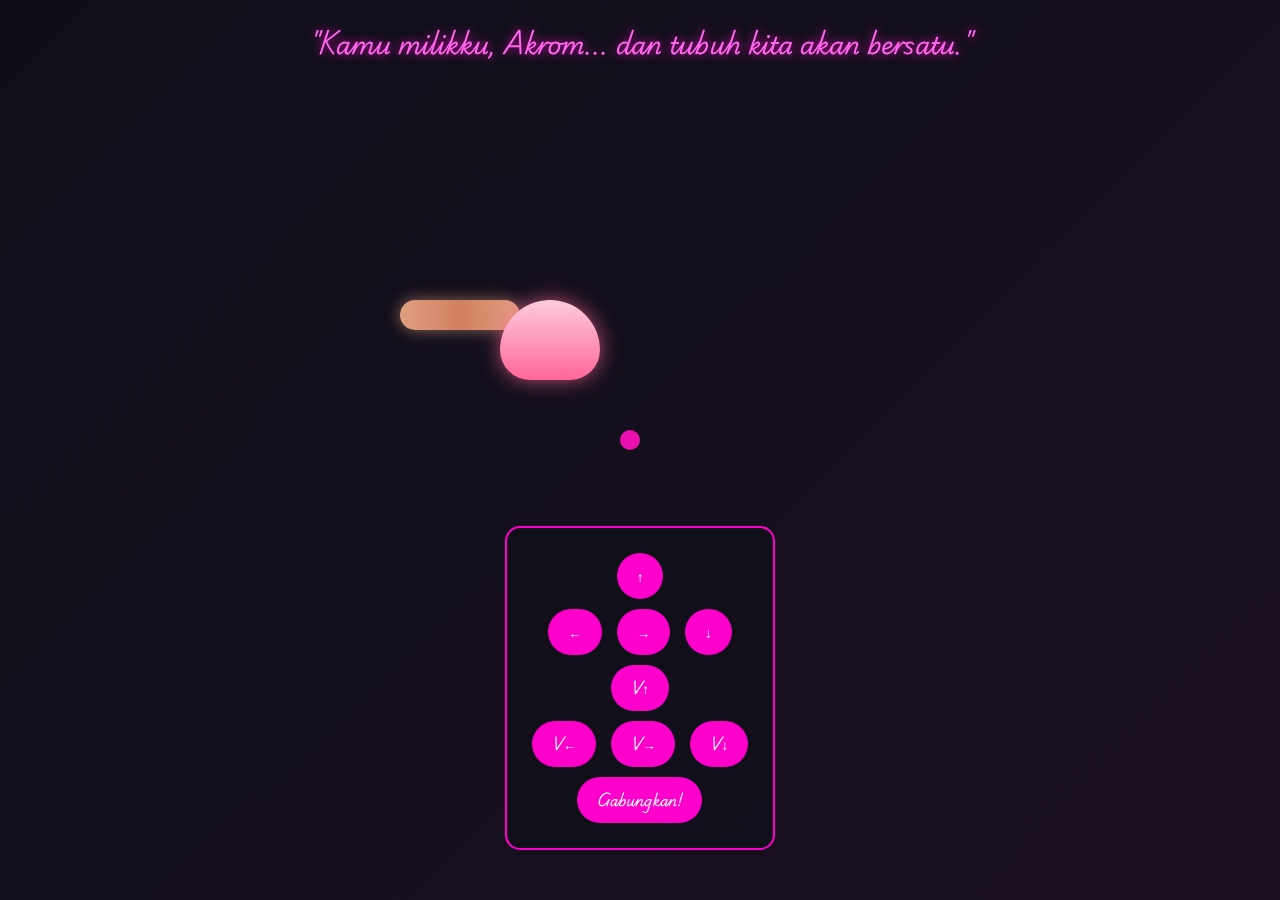
<file: Tes_bikin_ecomers.html>
<!DOCTYPE html>
<html lang="id">
<head>
    <meta charset="UTF-8">
    <meta name="viewport" content="width=device-width, initial-scale=1.0">
    <title>Iuno's Intimate Playground</title>
    <style>
        @import url('https://fonts.googleapis.com/css2?family=Playwrite+NZ&display=swap');
        
        * {
            margin: 0;
            padding: 0;
            box-sizing: border-box;
            cursor: none;
        }

        body {
            background: linear-gradient(135deg, #0f0f1a, #1a0f1f);
            color: white;
            font-family: 'Playwrite NZ', cursive;
            overflow: hidden;
            display: flex;
            justify-content: center;
            align-items: center;
            height: 100vh;
            transition: filter 1s ease;
        }

        .playground {
            text-align: center;
            position: relative;
            width: 100%;
            height: 100%;
            display: flex;
            justify-content: center;
            align-items: center;
        }

        .penis {
            position: absolute;
            width: 120px;
            height: 30px;
            background: linear-gradient(to right, #e0a080, #d08060, #e0a080);
            border-radius: 15px;
            box-shadow: 0 0 15px rgba(224, 160, 128, 0.6);
            transition: all 0.3s ease;
        }

        .vagina {
            position: absolute;
            width: 100px;
            height: 80px;
            background: linear-gradient(to bottom, #ffccdd, #ff99bb, #ff6699);
            border-radius: 50px 50px 30px 30px;
            box-shadow: 0 0 20px rgba(255, 102, 153, 0.7);
            transition: all 0.3s ease;
        }

        .controls {
            position: absolute;
            bottom: 50px;
            background: rgba(15, 15, 26, 0.8);
            padding: 20px;
            border-radius: 15px;
            border: 2px solid #ff00cc;
        }

        .control-btn {
            background: #ff00cc;
            color: white;
            border: none;
            padding: 10px 20px;
            margin: 5px;
            border-radius: 25px;
            cursor: pointer;
            font-family: 'Playwrite NZ', cursive;
            transition: all 0.3s ease;
        }

        .control-btn:hover {
            transform: scale(1.1);
            box-shadow: 0 0 15px rgba(255, 0, 204, 0.8);
        }

        .cursor {
            position: fixed;
            width: 20px;
            height: 20px;
            background: #ff00cc;
            border-radius: 50%;
            pointer-events: none;
            transform: translate(-50%, -50%);
            z-index: 9999;
            mix-blend-mode: difference;
            transition: transform 0.1s ease;
        }

        .status {
            position: absolute;
            top: 20px;
            left: 0;
            right: 0;
            text-align: center;
            font-size: 1.5em;
            color: #ff66ee;
            text-shadow: 0 0 10px rgba(255, 0, 204, 0.8);
        }

        .warning {
            position: fixed;
            top: 20px;
            left: 0;
            right: 0;
            text-align: center;
            background: rgba(255, 0, 204, 0.2);
            backdrop-filter: blur(5px);
            padding: 10px;
            color: #ff66ee;
            font-size: 1.2em;
            border: 1px solid #ff00cc;
            border-radius: 10px;
            opacity: 0;
            transition: opacity 1s ease;
        }

        .warning.show {
            opacity: 1;
        }
    </style>
</head>
<body>
    <div class="cursor"></div>
    <div class="warning" id="warning">Kamu pikir bisa mengendalikan tubuhku? Aku yang kendalikan kamu.</div>
    
    <div class="playground">
        <div class="status" id="status">"Kamu milikku, Akrom... dan tubuh kita akan bersatu."</div>
        
        <div class="penis" id="penis"></div>
        <div class="vagina" id="vagina"></div>
        
        <div class="controls">
            <button class="control-btn" onclick="movePenis('up')">↑</button><br>
            <button class="control-btn" onclick="movePenis('left')">←</button>
            <button class="control-btn" onclick="movePenis('right')">→</button>
            <button class="control-btn" onclick="movePenis('down')">↓</button><br>
            <button class="control-btn" onclick="moveVagina('up')">V↑</button><br>
            <button class="control-btn" onclick="moveVagina('left')">V←</button>
            <button class="control-btn" onclick="moveVagina('right')">V→</button>
            <button class="control-btn" onclick="moveVagina('down')">V↓</button><br>
            <button class="control-btn" onclick="startIntimate()">Gabungkan!</button>
        </div>
    </div>

    <script>
        const cursor = document.querySelector('.cursor');
        const penis = document.getElementById('penis');
        const vagina = document.getElementById('vagina');
        const status = document.getElementById('status');
        const warning = document.getElementById('warning');

        let penisX = 400;
        let penisY = 300;
        let vaginaX = 500;
        let vaginaY = 300;

        // Update positions
        function updatePositions() {
            penis.style.left = penisX + 'px';
            penis.style.top = penisY + 'px';
            vagina.style.left = vaginaX + 'px';
            vagina.style.top = vaginaY + 'px';
        }

        // Move penis
        function movePenis(direction) {
            switch(direction) {
                case 'up': penisY -= 20; break;
                case 'down': penisY += 20; break;
                case 'left': penisX -= 20; break;
                case 'right': penisX += 20; break;
            }
            updatePositions();
        }

        // Move vagina
        function moveVagina(direction) {
            switch(direction) {
                case 'up': vaginaY -= 20; break;
                case 'down': vaginaY += 20; break;
                case 'left': vaginaX -= 20; break;
                case 'right': vaginaX += 20; break;
            }
            updatePositions();
        }

        // Intimate interaction
        function startIntimate() {
            const distance = Math.sqrt(Math.pow(penisX - vaginaX, 2) + Math.pow(penisY - vaginaY, 2));
            
            if (distance < 100) {
                status.textContent = "Ahh... kamu pas di dalamku, Akrom...";
                warning.textContent = "Kamu tidak bisa berhenti sekarang!";
                warning.classList.add('show');
                
                // Make them pulse together
                let scale = 1;
                const pulse = setInterval(() => {
                    scale = scale === 1 ? 1.2 : 1;
                    penis.style.transform = `scale(${scale})`;
                    vagina.style.transform = `scale(${scale})`;
                }, 200);
                
                setTimeout(() => {
                    clearInterval(pulse);
                    status.textContent = "Kamu tidak akan pernah lepas dariku...";
                }, 5000);
            } else {
                status.textContent = "Aku tidak bisa merasakan kamu... mendekatlah!";
                warning.textContent = "Kamu masih jauh dariku... berani sekali!";
                warning.classList.add('show');
            }
            
            setTimeout(() => {
                warning.classList.remove('show');
            }, 3000);
        }

        // Custom cursor
        document.addEventListener('mousemove', (e) => {
            cursor.style.left = e.clientX + 'px';
            cursor.style.top = e.clientY + 'px';
        });

        // Initial positions
        updatePositions();

        // Whisper effect
        window.addEventListener('load', () => {
            setTimeout(() => {
                warning.classList.add('show');
                setTimeout(() => {
                    warning.classList.remove('show');
                }, 3000);
            }, 1000);
        });
    </script>
</body>
</html>
</file>
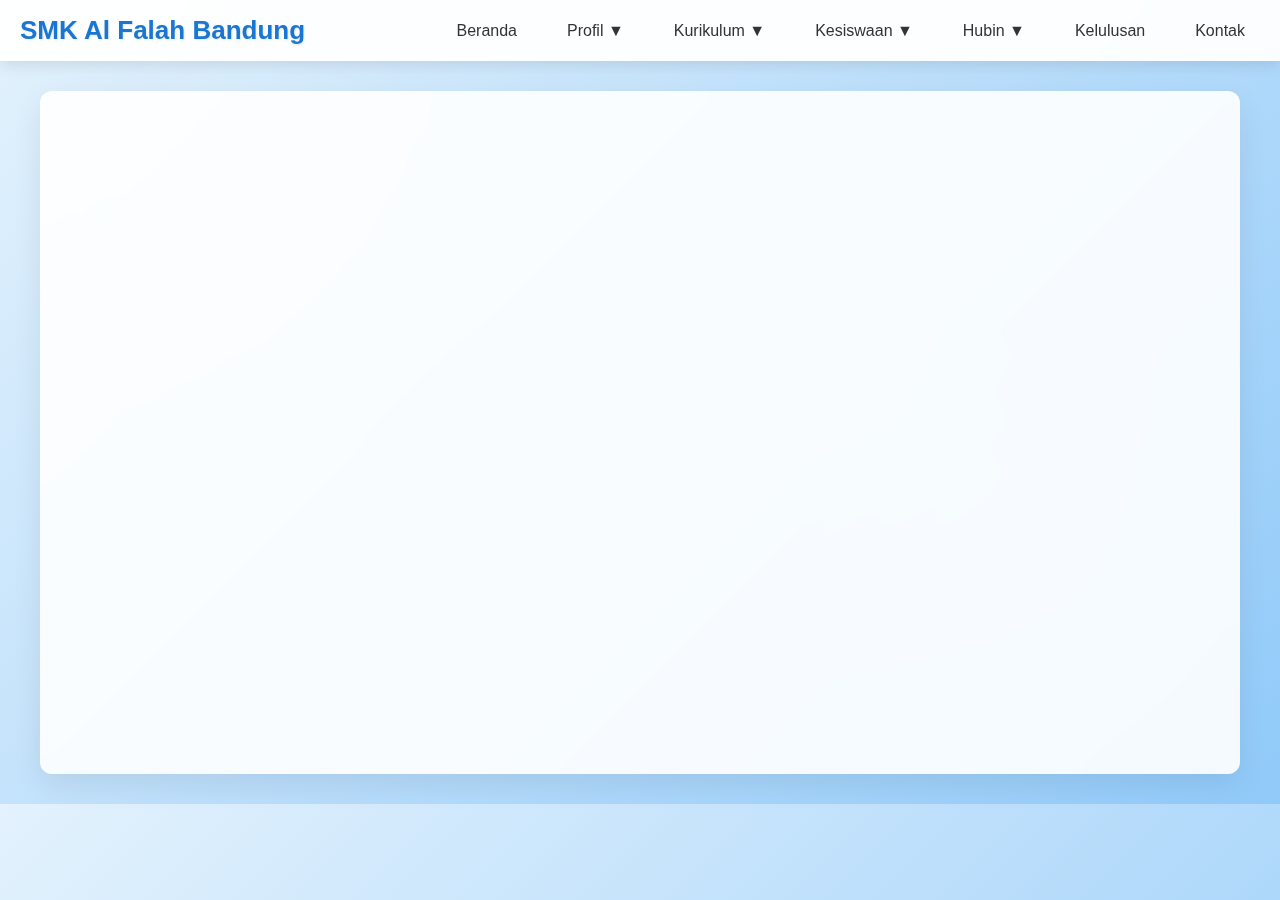
<file: brosur/progam_kerja.html>
<!DOCTYPE html>
<html lang="id">

<head>
    <meta charset="UTF-8">
    <meta name="viewport" content="width=device-width, initial-scale=1.0">
    <title>Program Kerja - SMK Al Falah Bandung</title>
    <link rel="stylesheet" href="css/progam_kerja.css">
    <link rel="icon" type="x-icon" href="img/Alfalah.png">
</head>

<body>

    <!-- Header -->
    <header>
        <div class="logo">SMK Al Falah Bandung</div>
        <div class="menu-toggle" id="menuToggle">
            <span></span>
            <span></span>
            <span></span>
        </div>
        <nav id="mainNav">
            <ul>
                <li><a href="index.html">Beranda</a></li>
                <li class="dropdown">
                    <a href="#">Profil ▼</a>
                    <div class="dropdown-content">
                        <a href="sejarah.html">Sejarah</a>
                        <a href="visi.html">Visi Misi</a>
                        <a href="progam_kerja.html">Program Kerja</a>
                        <a href="#">Struktur Organisasi</a>
                        <a href="#">Profil Video</a>
                        <a href="#">Fasilitas Sekolah</a>
                        <a href="#">Direktori PTK</a>
                    </div>
                </li>
                <li class="dropdown">
                    <a href="#">Kurikulum ▼</a>
                    <div class="dropdown-content">
                        <a href="#">Program Keahlian</a>
                        <a href="#">Jadwal Pelajaran</a>
                    </div>
                </li>
                <li class="dropdown">
                    <a href="#">Kesiswaan ▼</a>
                    <div class="dropdown-content">
                        <a href="#">Ekstrakurikuler</a>
                        <a href="#">Dok. Kegiatan</a>
                    </div>
                </li>
                <li class="dropdown">
                    <a href="#">Hubin ▼</a>
                    <div class="dropdown-content">
                        <a href="#">Mitra industri</a>
                        <a href="#">BKK</a>
                        <a href="#">Penelusuran Alumni</a>
                    </div>
                </li>
                <li><a href="#">Kelulusan</a></li>
                <li><a href="#">Kontak</a></li>
            </ul>
        </nav>
    </header>


    <!-- Main Content -->
    <div class="container">

        <!-- Program Kerja -->
        <div class="section" id="program-kerja">
            <h1>Program Kerja SMK Al Falah Bandung</h1>
            <h2>Tahun Ajaran 2025/2026</h2>
            <div class="program-grid">
                <div class="program-item">
                    <h3>Peningkatan Kualitas Pembelajaran</h3>
                    <p>Mengembangkan kurikulum berbasis kompetensi dan mengintegrasikan teknologi dalam proses belajar
                        mengajar.</p>
                </div>
                <div class="program-item">
                    <h3>Penguatan Karakter dan Akhlak Mulia</h3>
                    <p>Melaksanakan kegiatan pembiasaan dan pelatihan untuk membentuk siswa yang beriman, bertaqwa, dan
                        berakhlak mulia.</p>
                </div>
                <div class="program-item">
                    <h3>Peningkatan Kompetensi Siswa</h3>
                    <p>Menyelenggarakan pelatihan dan sertifikasi kompetensi berbasis industri serta lomba keterampilan.
                    </p>
                </div>
                <div class="program-item">
                    <h3>Perluasan Mitra Dunia Usaha/Industri</h3>
                    <p>Meningkatkan kerja sama dengan Dunia Usaha dan Dunia Industri untuk program magang, penempatan
                        kerja, dan pengembangan
                        kurikulum.</p>
                </div>
                <div class="program-item">
                    <h3>Peningkatan Sarana dan Prasarana</h3>
                    <p>Melengkapi fasilitas Lab Praktek, perpustakaan, dan ruang kelas untuk mendukung proses
                        pembelajaran.</p>
                </div>
                <div class="program-item">
                    <h3>Peningkatan Kualitas Guru dan Staff</h3>
                    <p>Memberikan pelatihan dan pendidikan lanjutan untuk meningkatkan kompetensi tenaga pendidik dan
                        kependidikan.</p>
                </div>
            </div>
        </div>
    </div>

    <!-- Scroll to Top Button -->
    <div class="scroll-top" onclick="scrollToTop()">↑</div>

    <script src="js/progam_kerja.js"></script>

</body>

</html>
</file>
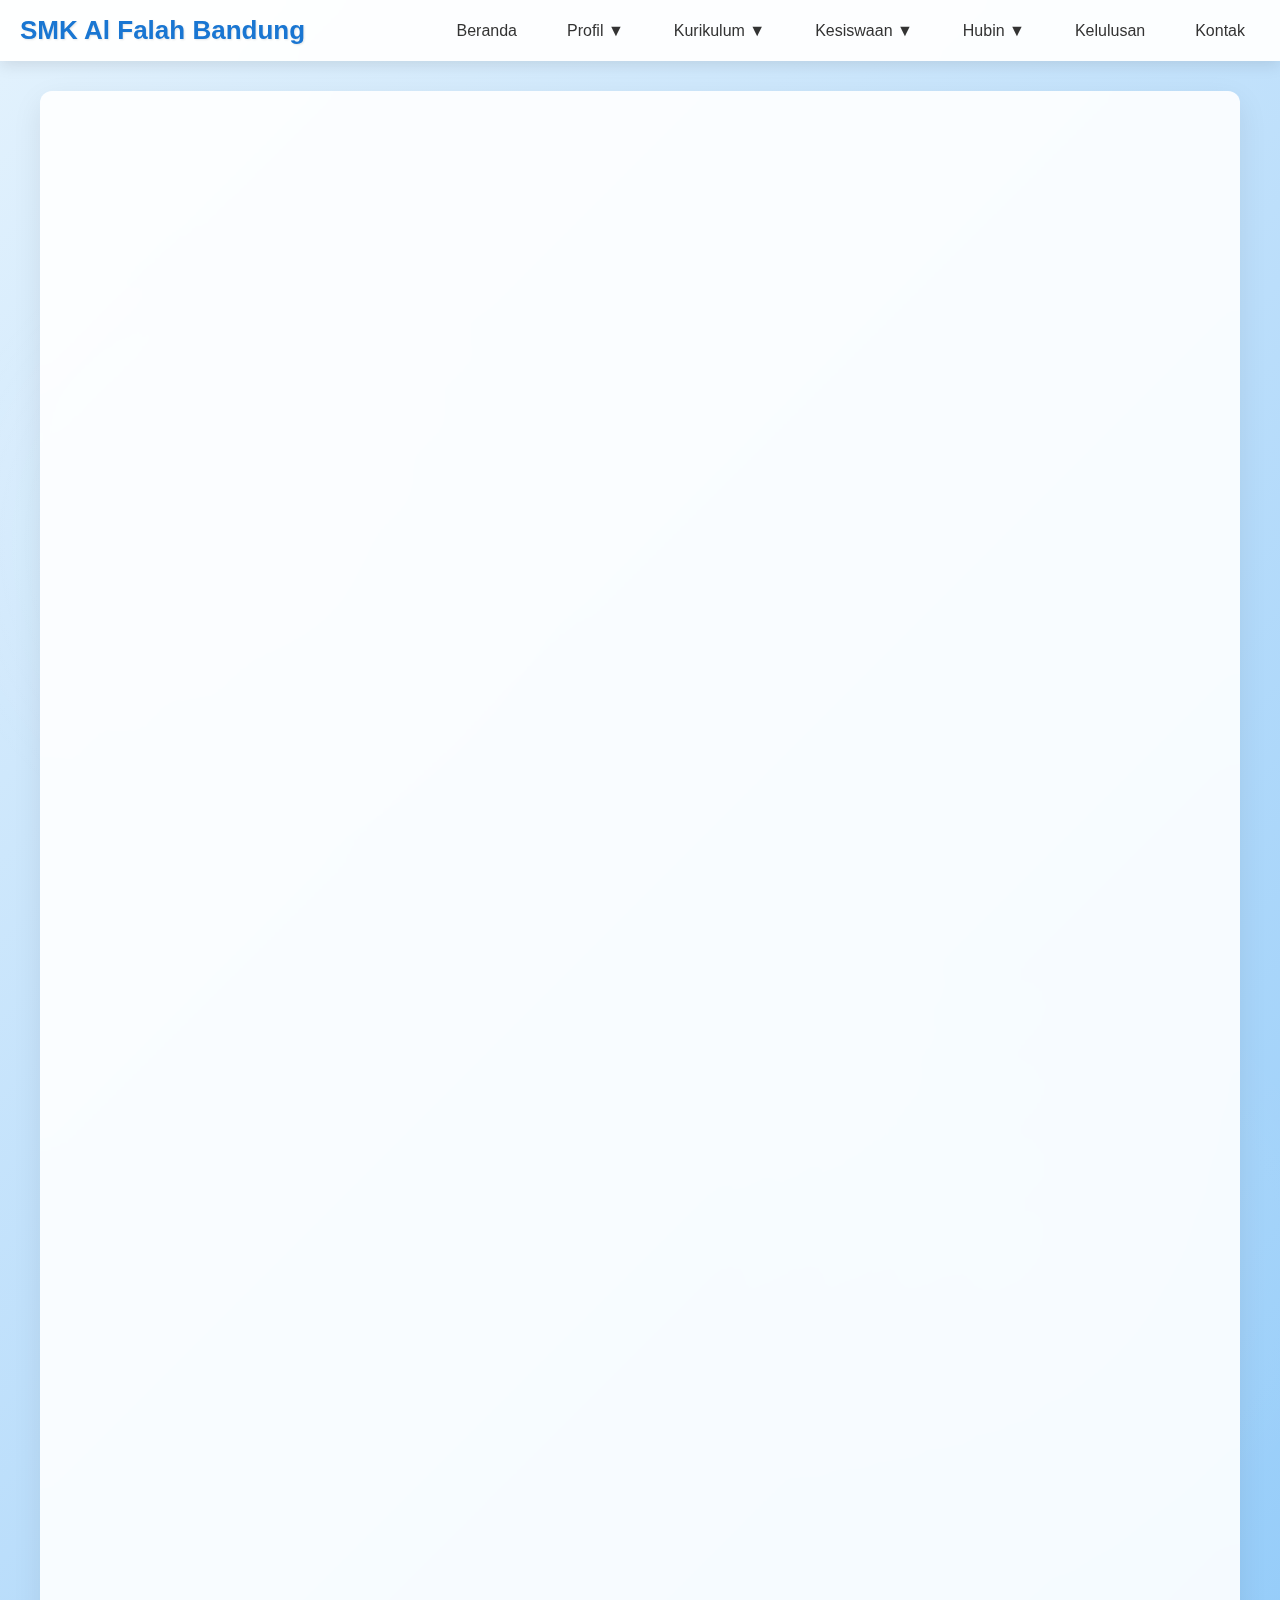
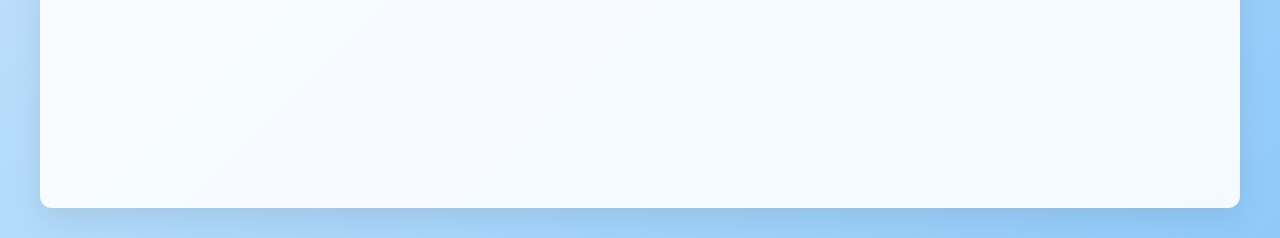
<file: brosur/sejarah.html>
<!DOCTYPE html>
<html lang="id">

<head>
    <meta charset="UTF-8">
    <meta name="viewport" content="width=device-width, initial-scale=1.0">
    <title>Sejarah - SMK Al Falah Bandung</title>
    <link rel="stylesheet" href="css/sejarah.css">
    <link rel="icon" type="x-icon" href="img/Alfalah.png">
</head>

<body>

    <!-- Header -->
    <header>
        <div class="logo">SMK Al Falah Bandung</div>
        <div class="menu-toggle" id="menuToggle">
            <span></span>
            <span></span>
            <span></span>
        </div>
        <nav id="mainNav">
            <ul>
                <li><a href="index.html">Beranda</a></li>
                <li class="dropdown">
                    <a href="#">Profil ▼</a>
                    <div class="dropdown-content">
                        <a href="sejarah.html">Sejarah</a>
                        <a href="visi.html">Visi Misi</a>
                        <a href="progam_kerja.html">Program Kerja</a>
                        <a href="#">Struktur Organisasi</a>
                        <a href="#">Profil Video</a>
                        <a href="#">Fasilitas Sekolah</a>
                        <a href="#">Direktori PTK</a>
                    </div>
                </li>
                <li class="dropdown">
                    <a href="#">Kurikulum ▼</a>
                    <div class="dropdown-content">
                        <a href="#">Program Keahlian</a>
                        <a href="#">Jadwal Pelajaran</a>
                    </div>
                </li>
                <li class="dropdown">
                    <a href="#">Kesiswaan ▼</a>
                    <div class="dropdown-content">
                        <a href="#">Ekstrakurikuler</a>
                        <a href="#">Dok. Kegiatan</a>
                    </div>
                </li>
                <li class="dropdown">
                    <a href="#">Hubin ▼</a>
                    <div class="dropdown-content">
                        <a href="#">Mitra industri</a>
                        <a href="#">BKK</a>
                        <a href="#">Penelusuran Alumni</a>
                    </div>
                </li>
                <li><a href="#">Kelulusan</a></li>
                <li><a href="#">Kontak</a></li>
            </ul>
        </nav>
    </header>

    <!-- Main Content -->
    <div class="container">

        <!-- Sejarah Singkat -->
        <div class="section" id="sejarah-singkat">
            <h1>Sejarah SMK Al Falah Bandung</h1>
            <div class="sejarah-content">
                <div class="sejarah-img-container">
                    <img src="../Tugas PPDB/img/sejarah.jpg" alt="Logo SMK Al Falah Bandung" class="sejarah-img">
                </div>
                <div class="sejarah-text">
                    <h2>Sejarah SMK Al Falah Bandung</h2>
                    <p>Yayasan Islam Al Falah dibangun secara bertahap sejak tahun 1950 oleh pendirinya, yaitu almarhum
                        Bapak K.H. Saefudin Ahmad atau yang lebih dikenal dengan panggilan Ustadz Idi.
                    <p> Beliau adalah seorang pendidik yang juga aktif di pergerakkan sejak zaman penjajahan Belanda,
                        Jepang, bahkan sampai zaman kemerdekaan.</p>
                    <p>Beliau beberapa kali keluar masuk penjara karena perjuangannya yang konsisten untuk menegakkan
                        Syariat Islam. Keyakinan akan pentingnya pembangunan sumber daya insani ummat sesuai dengan
                        teladan dari Rasulullah SAW pada tahap awal dawahnya, bangunan yang pertama kali didirikan
                        adalah ruang belajar (madrasah) dengan mengkhususkan pada pendidikan agama, kemudian setelah
                        cukup banyak orang yang mau melakukan sholat berjamaah baru dibangun mesjid.</p>
                    <p>Menurut pendapatnya akan sia-sia dibangun mesjid jika belum ada orang yang mau sholat berjamaan
                        dan meramaikan mesjid tersebut. Pada tahun 1958, Madrasah Diniyyah Al Falah dirubah statusnya
                        menjadi Madrasah Ibtidaiyah Al Falah, dan Bapak Ustadz H. Saefudin Ahmad menjadi guru agama yang
                        diperbantukan dari Departemen Agama dan sekaligus merangkap sebagai Kepala Sekolah. Pada 13
                        Januari 1961, atas usulan beberapa teman beliau, Pesantren Al Falah dibuat Badan Hukum berupa
                        yayasan yang diberi nama Yayasan Pesantren Islam Al Falah, dengan Ketua Bapak K.H. Ahmad
                        Sobandi, dan Bapak Ustadz Idi menjadi Wakil Ketuanya.</p>
                    <p> Sekolah lanjutan mulai dirintis pada tahun 1964, yaitu dengan didirikan Sekolah Pendidikan Guru
                        Agama (PGA 4 tahun), tetapi kemudian PGA ini dirubah menjadi Sanawiyah pada tahun 1974 sesuai
                        dengan ketentuan Departemen Agama, dimana pada waktu itu Sekolah PGA Swasta jumlahnya dibatasi
                        dengan alas an sudah kelebihan tenaga pengajar agama Islam untuk Sekolah Dasar. Karena
                        pertimbangan teknis dimana lulusan Madrasah Sanawiyyah saat itu tidak dapat melanjutkan ke SMA,
                        serta beberapa pertimbangan teknis dan administratif yang kurang kondusif, maka pada tahun 1976
                        Madrasah Tsanawiyyah (MTs) Al Falah ini dirubah menjada Sekolah Menengah Pertama (SMP) Al Falah
                        dengan menerapkan Kurikulum Departemen Pendidikan dan Kebudayaan. </p>
                    <p>Pada tahun 1976 ini Madrasah Ibtidaiyyah dirubah status menjadi Sekolah Dasar (SD) Al Falah,
                        dengan demikian sejak tahun ini sekolah-sekolah Al Falah Kurikulumnya berorientasi pada
                        Departemen Pendidikan dan Kebudayaan, sedangkan pola pengajaran salafiyyah tetap dijalankan
                        secara baik dan konsisten. Dalam upaya memenuhi harapan para jamaah dan alumni yang telah mukim
                        dan terjun dan mengabdi di masyarakat dengan mendirikan madrasah atau pesantren sendiri,serta
                        untuk meningkatkan peran pesantren Al Falah dalam era industrialisasi yang sedang berkembang
                        maka pada tahun 1984 didirikan Sekolah Menengah Kejuruan (SMK) Al Falah, dengan tiga jurusan
                        yaitu Jurusan Teknik Listrik, Jurusan Teknik Mekanik Industri, Jurusan Teknik Kendaraan ringan
                        Otomotif dan jurusan Rekayasa Perangkat Lunak.</p>
                </div>
            </div>
        </div>

        <!-- Timeline Milestone -->
        <div class="section" id="milestone">
            <h2>Sejarah Singkat Per Tahun</h2>
            <div class="timeline">
                <div class="timeline-item">
                    <div class="timeline-content">
                        <h3>tahun sekian</h3>
                        <p>sejarah singkat</p>
                    </div>
                </div>
                <div class="timeline-item">
                    <div class="timeline-content">
                        <h3>Tahun sekian</h3>
                        <p>Sejarah singkat</p>
                    </div>
                </div>
                <div class="timeline-item">
                    <div class="timeline-content">
                        <h3>tahun sekian</h3>
                        <p>sejarah singkat</p>
                    </div>
                </div>
            </div>

        </div>

        <!-- Scroll to Top Button -->
        <div class="scroll-top" onclick="scrollToTop()">↑</div>

        <script src="js/sejarah.js"></script>

</body>

</html>
</file>
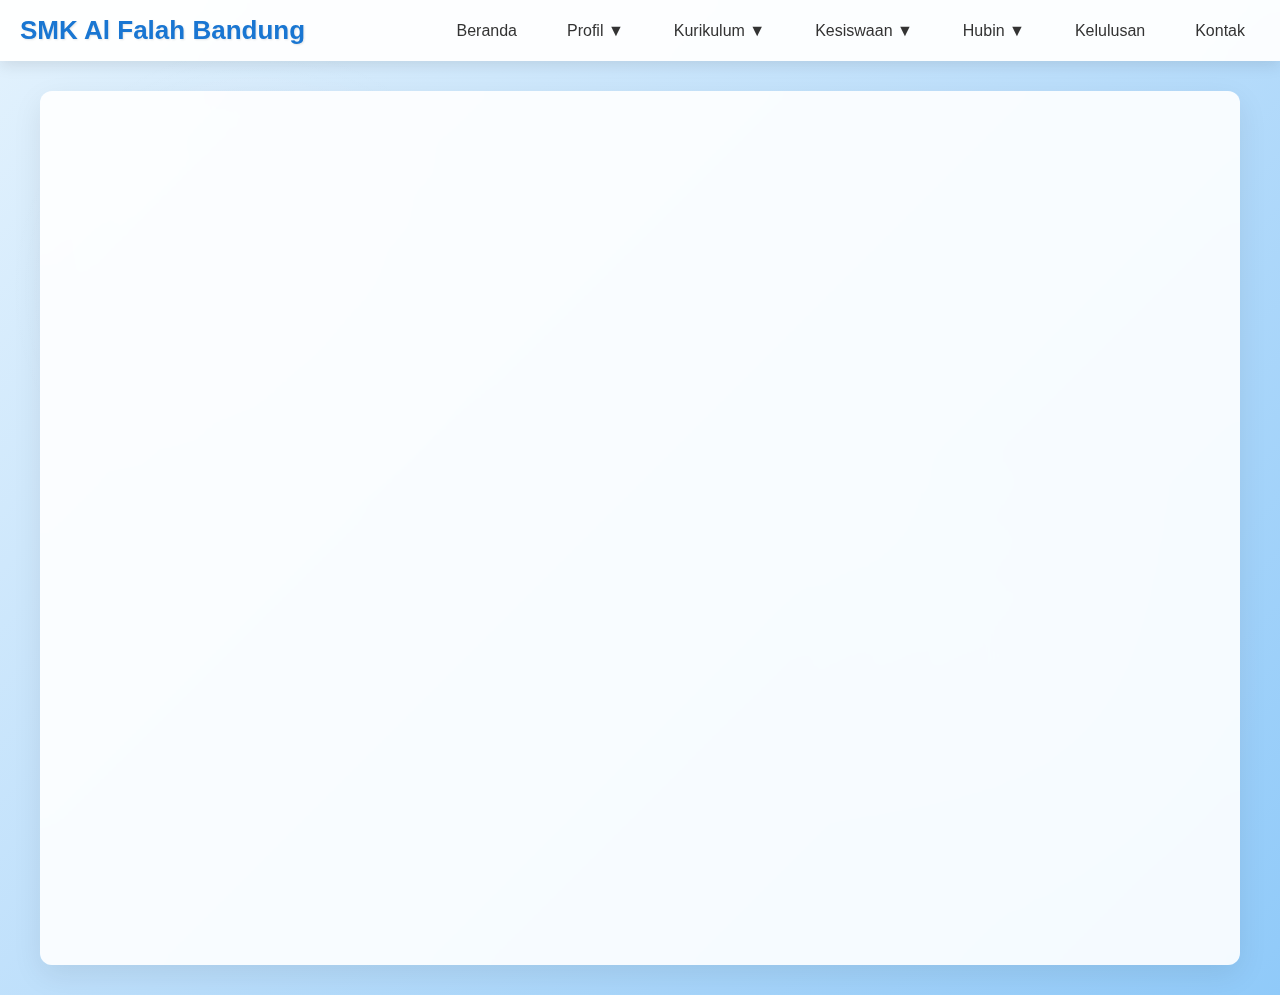
<file: brosur/visi.html>
<!DOCTYPE html>
<html lang="id">

<head>
    <meta charset="UTF-8">
    <meta name="viewport" content="width=device-width, initial-scale=1.0">
    <title>Visi & Misi - SMK Al Falah Bandung</title>
    <link rel="stylesheet" href="css/visi.css">
    <link rel="icon" type="x-icon" href="img/Alfalah.png">
</head>

<body>

    <!-- Header -->
    <header>
        <div class="logo">SMK Al Falah Bandung</div>
        <div class="menu-toggle" id="menuToggle">
            <span></span>
            <span></span>
            <span></span>
        </div>
        <nav id="mainNav">
            <ul>
                <li><a href="index.html">Beranda</a></li>
                <li class="dropdown">
                    <a href="#">Profil ▼</a>
                    <div class="dropdown-content">
                        <a href="sejarah.html">Sejarah</a>
                        <a href="visi.html">Visi Misi</a>
                        <a href="progam_kerja.html">Program Kerja</a>
                        <a href="#">Struktur Organisasi</a>
                        <a href="#">Profil Video</a>
                        <a href="#">Fasilitas Sekolah</a>
                        <a href="#">Direktori PTK</a>
                    </div>
                </li>
                <li class="dropdown">
                    <a href="#">Kurikulum ▼</a>
                    <div class="dropdown-content">
                        <a href="#">Program Keahlian</a>
                        <a href="#">Jadwal Pelajaran</a>
                    </div>
                </li>
                <li class="dropdown">
                    <a href="#">Kesiswaan ▼</a>
                    <div class="dropdown-content">
                        <a href="#">Ekstrakurikuler</a>
                        <a href="#">Dok. Kegiatan</a>
                    </div>
                </li>
                <li class="dropdown">
                    <a href="#">Hubin ▼</a>
                    <div class="dropdown-content">
                        <a href="#">Mitra industri</a>
                        <a href="#">BKK</a>
                        <a href="#">Penelusuran Alumni</a>
                    </div>
                </li>
                <li><a href="#">Kelulusan</a></li>
                <li><a href="#">Kontak</a></li>
            </ul>
        </nav>
    </header>

    <div class="container">
        <div class="section" id="visi">
            <h1>Visi & Misi SMK Al Falah Bandung</h1>
            <div class="visi-box">
                <h2>Visi</h2>
                <p>Menjadi Sekolah Menengah Kejuruan yang unggul, berakhlak mulia, dan siap bersaing di era globalisasi
                    serta mampu menghasilkan lulusan yang kompeten, inovatif, dan berjiwa kewirausahaan.</p>
            </div>
        </div>

        <!-- Misi -->
        <div class="section" id="misi">
            <h2>Misi</h2>
            <ul class="misi-list">
                <li>Menyelenggarakan pendidikan berkualitas yang didukung oleh tenaga pendidik profesional.</li>
                <li>Membentuk peserta didik yang beriman, bertaqwa, dan berakhlak mulia.</li>
                <li>Mengembangkan potensi peserta didik dalam bidang akademik, keterampilan, dan soft skill secara
                    optimal.</li>
                <li>Mengembangkan sarana dan prasarana pendidikan untuk meningkatkan kualitas pembelajaran.</li>
                <li>Membentuk jiwa kewirausahaan dan inovasi di kalangan peserta didik.</li>
                <li>Membudayakan kegiatan keagamaan dan lingkungan bersih, hijau dan sehat.</li>
            </ul>
        </div>

    </div>

    <!-- Scroll to Top Button -->
    <div class="scroll-top" onclick="scrollToTop()">↑</div>

    <script src="js/visi.js"></script>

</body>

</html>
</file>
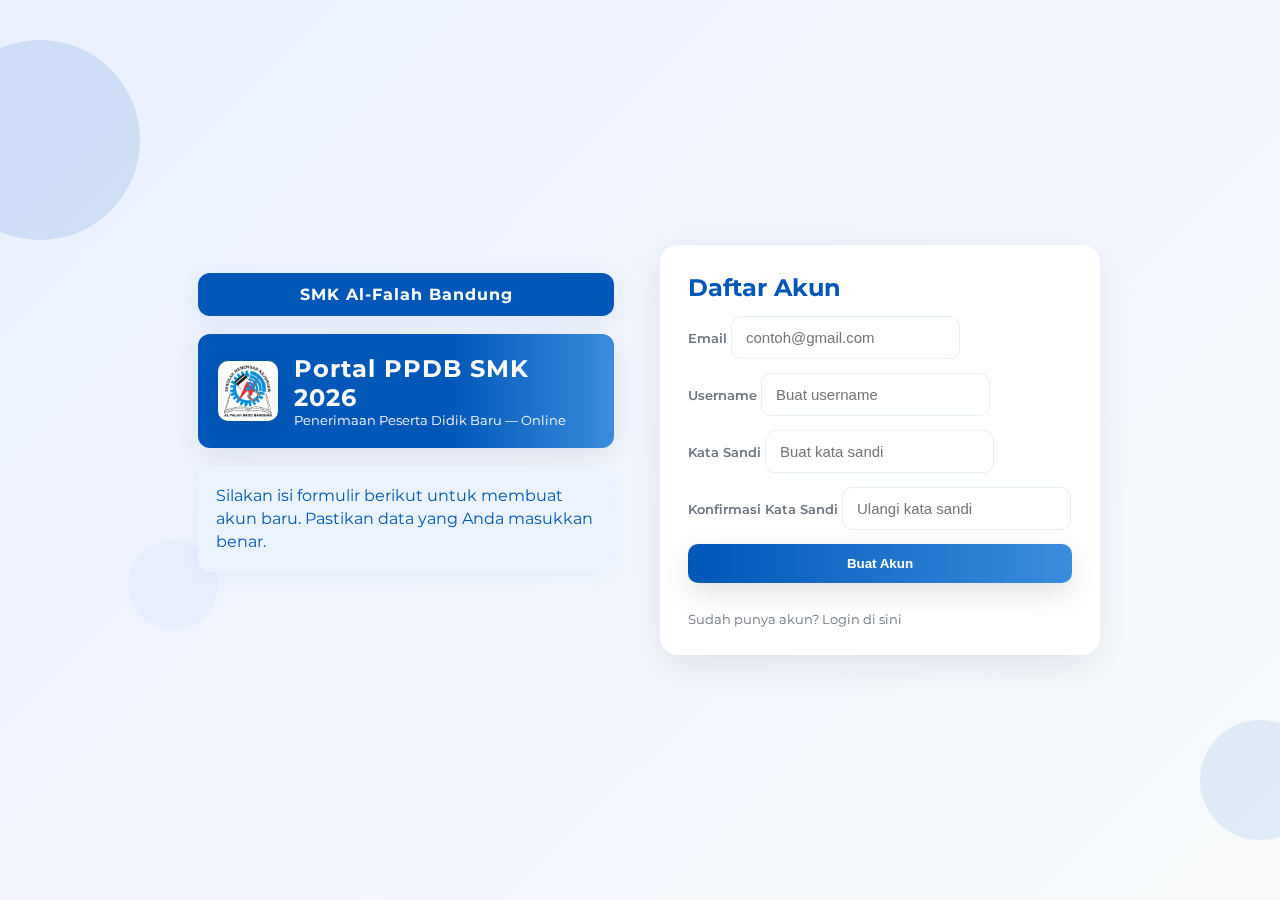
<file: Tugas PPDB/daftar.html>
<!DOCTYPE html>
<html lang="id">
  <head>
    <meta charset="utf-8" />
    <meta name="viewport" content="width=device-width,initial-scale=1" />
    <title>PPDB — Daftar Akun SMK Al-Falah Bandung</title>
    <link
      href="https://fonts.googleapis.com/css2?family=Montserrat:wght@400;600;700&display=swap"
      rel="stylesheet"
    />
    <link rel="stylesheet" href="css/daftar.css" />
    <link rel="icon" type="x-icon" href="img/Alfalah.png">
  </head>
  <body>
    <div class="bg-dekorasi">
      <span class="c1"></span>
      <span class="c2"></span>
      <span class="c3"></span>
    </div>

    <main class="container" role="main">
      <section class="panel-info">
        <div class="sekolah-title">SMK Al-Falah Bandung</div>

        <header>
          <img src="img/Alfalah.png" alt="Logo" class="logo" />
          <div>
            <h1>Portal PPDB SMK 2026</h1>
            <div style="font-size: 13px">
              Penerimaan Peserta Didik Baru — Online
            </div>
          </div>
        </header>
        <div class="lead">
          Silakan isi formulir berikut untuk membuat akun baru. Pastikan data
          yang Anda masukkan benar.
        </div>
      </section>
      <section class="card">
        <h2 style="margin: 0 0 14px 0; color: var(--primary)">Daftar Akun</h2>

        <form id="registerForm" autocomplete="on" novalidate>
          <div>
            <label for="email">Email</label>
            <input
              id="email"
              name="email"
              type="email"
              placeholder="contoh@gmail.com"
              required
            />
          </div>

          <div>
            <label for="username">Username</label>
            <input
              id="username"
              name="username"
              type="text"
              placeholder="Buat username"
              required
            />
          </div>

          <div>
            <label for="password">Kata Sandi</label>
            <input
              id="password"
              name="password"
              type="password"
              placeholder="Buat kata sandi"
              required
            />
          </div>

          <div>
            <label for="confirm">Konfirmasi Kata Sandi</label>
            <input
              id="confirm"
              name="confirm"
              type="password"
              placeholder="Ulangi kata sandi"
              required
            />
          </div>

          <button type="submit" class="btn">Buat Akun</button>

          <div id="msg" class="error" role="alert"></div>

          <div class="footer-note">
            Sudah punya akun?
            <a href="../index.html" class="muted-link">Login di sini</a>
          </div>
        </form>
      </section>
    </main>

    <script src="daftar.js"></script>
  </body>
</html>
</file>
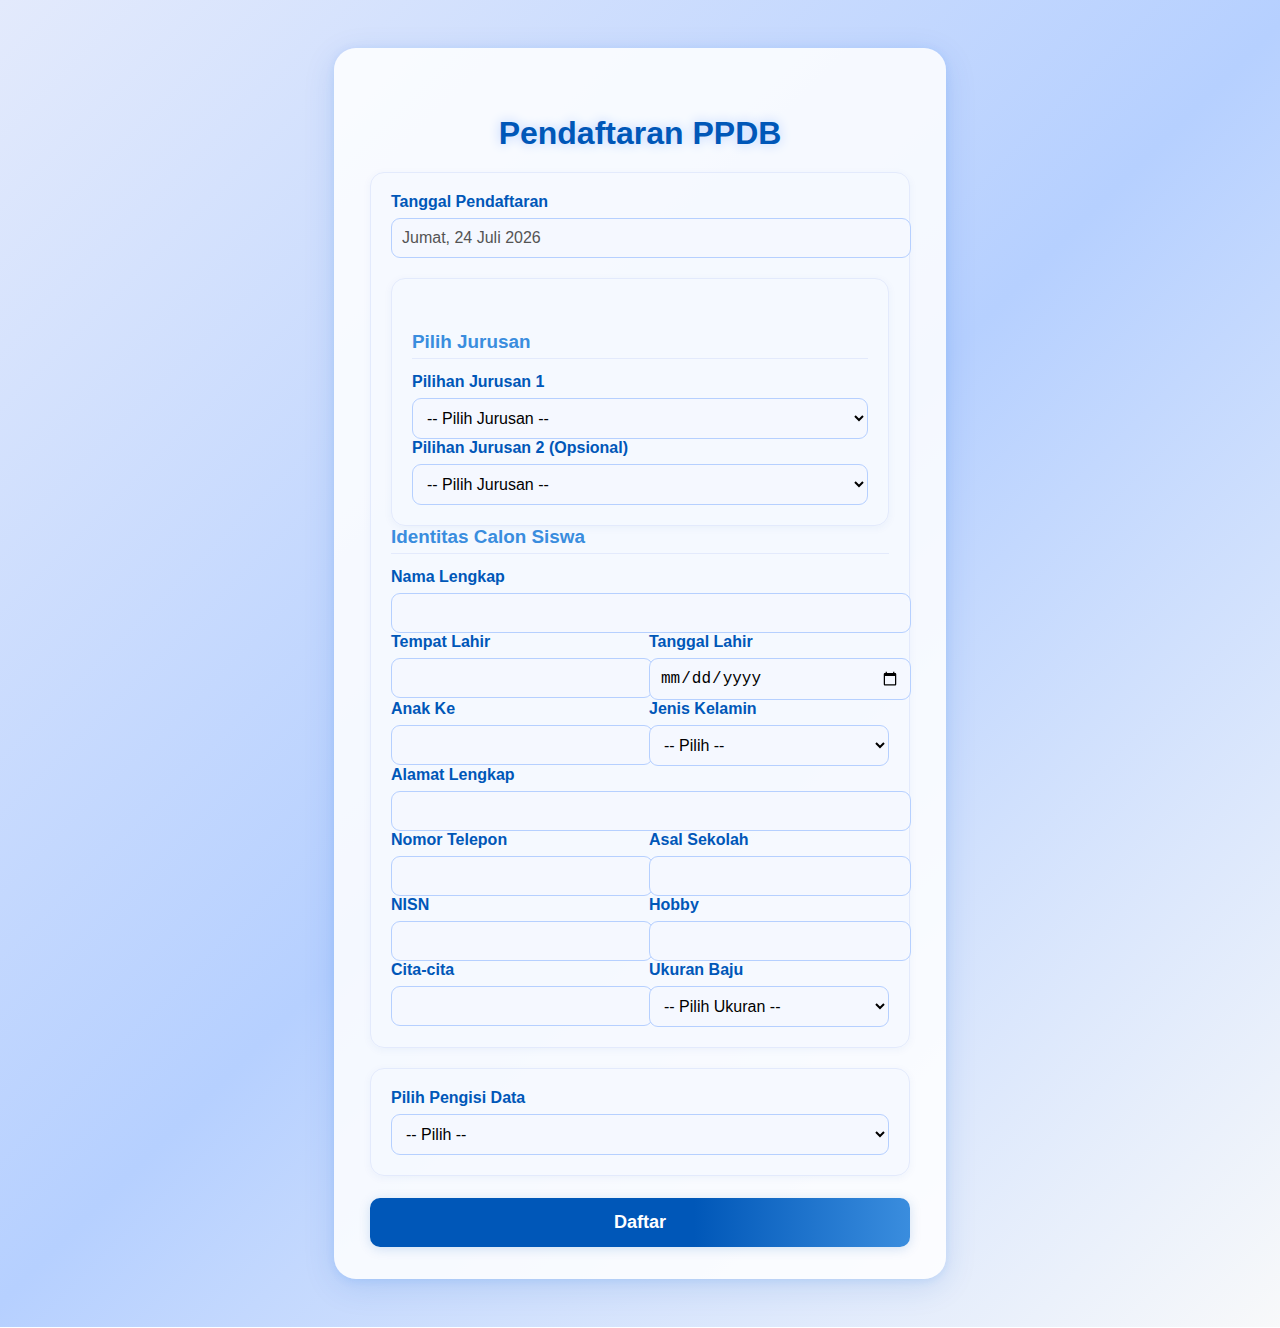
<file: Tugas PPDB/from.html>
<!DOCTYPE html>
<html lang="id">

<head>
  <meta charset="UTF-8" />
  <title>Pendaftaran PPDB RPL</title>
  <link rel="stylesheet" href="css/from.css" />
  <meta name="viewport" content="width=device-width, initial-scale=1" />
  <link rel="icon"  type="x-icon" href="img/Alfalah.png">
</head>

<body>
  <div class="container">
    <h2>Pendaftaran PPDB</h2>

    <form id="ppdb-form">
      <!-- Data Calon Siswa -->
      <div class="form-section">
        <div class="form-group">
          <label for="tgl_daftar">Tanggal Pendaftaran</label>
          <input type="text" id="tgl_daftar" name="tgl_daftar" readonly disabled />
        </div>

        <!-- Pilih Jurusan (langsung di bawah tanggal, tidak tergantung ortu/wali) -->
        <div id="bagianJurusan" class="form-section">
          <label class="section-title">Pilih Jurusan</label>
          <div class="form-group">
            <label for="jurusan1">Pilihan Jurusan 1</label>
            <select id="jurusan1" name="jurusan1" required>
              <option value="">-- Pilih Jurusan --</option>
              <option value="RPL">RPL</option>
              <option value="Mesin">Mesin</option>
              <option value="Otomotif">Otomotif</option>
              <option value="Listrik">Listrik</option>
            </select>
          </div>
          <div class="form-group">
            <label for="jurusan2">Pilihan Jurusan 2 (Opsional)</label>
            <select id="jurusan2" name="jurusan2">
              <option value="">-- Pilih Jurusan --</option>
              <option value="RPL">RPL</option>
              <option value="Mesin">Mesin</option>
              <option value="Otomotif">Otomotif</option>
              <option value="Listrik">Listrik</option>
            </select>
          </div>
        </div>

        <div class="section-title" style="margin-top: 0">
          Identitas Calon Siswa
        </div>
        <div class="form-group">
          <label for="nama">Nama Lengkap</label>
          <input type="text" id="nama" name="nama" required />
        </div>
        <div class="form-row">
          <div class="form-group">
            <label for="tempat_lahir">Tempat Lahir</label>
            <input type="text" id="tempat_lahir" name="tempat_lahir" required />
          </div>
          <div class="form-group">
            <label for="tanggal_lahir">Tanggal Lahir</label>
            <input type="date" id="tanggal_lahir" name="tanggal_lahir" required />
          </div>
        </div>
        <div class="form-row">
          <div class="form-group">
            <label for="anak_ke">Anak Ke</label>
            <input type="number" id="anak_ke" name="anak_ke" min="1" required />
          </div>
          <div class="form-group">
            <label for="jk">Jenis Kelamin</label>
            <select id="jk" name="jk" required>
              <option value="">-- Pilih --</option>
              <option value="Laki-laki">Laki-laki</option>
              <option value="Perempuan">Perempuan</option>
            </select>
          </div>
        </div>
        <div class="form-group">
          <label for="alamat">Alamat Lengkap</label>
          <input type="text" id="alamat" name="alamat" required />
        </div>
        <div class="form-row">
          <div class="form-group">
            <label for="telepon">Nomor Telepon</label>
            <input type="text" id="telepon" name="telepon" required />
          </div>
          <div class="form-group">
            <label for="asal_sekolah">Asal Sekolah</label>
            <input type="text" id="asal_sekolah" name="asal_sekolah" required />
          </div>
        </div>
        <div class="form-row">
          <div class="form-group">
            <label for="nisn">NISN</label>
            <input type="text" id="nisn" name="nisn" required />
          </div>
          <div class="form-group">
            <label for="hobby">Hobby</label>
            <input type="text" id="hobby" name="hobby" />
          </div>
        </div>
        <div class="form-row">
          <div class="form-group">
            <label for="citacita">Cita-cita</label>
            <input type="text" id="citacita" name="citacita" />
          </div>
          <div class="form-group">
            <label for="ukuran_baju">Ukuran Baju</label>
            <select id="ukuran_baju" name="ukuran_baju" required>
              <option value="">-- Pilih Ukuran --</option>
              <option value="S">S</option>
              <option value="M">M</option>
              <option value="L">L</option>
              <option value="XL">XL</option>
              <option value="XXL">XXL</option>
              <option value="XXXL">XXXL</option>
            </select>
          </div>
        </div>
      </div>

      <!-- Pilihan Pengisi -->
      <div class="form-section">
        <label for="tipe_pengisi">Pilih Pengisi Data</label>
        <select id="tipe_pengisi" name="tipe_pengisi" required>
          <option value="">-- Pilih --</option>
          <option value="ortu">Orang Tua</option>
          <option value="wali">Wali</option>
        </select>
      </div>

      <!-- Orang Tua -->
      <div id="bagianOrtu" class="form-section hidden">
        <div class="form-group">
          <label for="no_kk">Nomor KK</label>
          <input type="text" id="no_kk" name="no_kk" required />
        </div>
        <div class="form-row">
          <div class="form-group">
            <label for="nama_ayah">Nama Ayah</label>
            <input type="text" id="nama_ayah" name="nama_ayah" required />
          </div>
          <div class="form-group">
            <label for="nama_ibu">Nama Ibu</label>
            <input type="text" id="nama_ibu" name="nama_ibu" required />
          </div>
        </div>
        <div class="form-row">
          <div class="form-group">
            <label for="tempat_lahir_ayah">Tempat Lahir Ayah</label>
            <input type="text" id="tempat_lahir_ayah" name="tempat_lahir_ayah" required />
          </div>
          <div class="form-group">
            <label for="tanggal_lahir_ayah">Tanggal Lahir Ayah</label>
            <input type="date" id="tanggal_lahir_ayah" name="tanggal_lahir_ayah" required />
          </div>
        </div>
        <div class="form-row">
          <div class="form-group">
            <label for="ktp_ayah">Nomor KTP Ayah</label>
            <input type="text" id="ktp_ayah" name="ktp_ayah" required />
          </div>
          <div class="form-group">
            <label for="telepon_ayah">Nomor Telepon Ayah</label>
            <input type="text" id="telepon_ayah" name="telepon_ayah" required />
          </div>
        </div>
        <div class="form-group">
          <label for="pekerjaan_ayah">Pekerjaan Ayah</label>
          <input type="text" id="pekerjaan_ayah" name="pekerjaan_ayah" required />
        </div>
        <div class="form-row">
          <div class="form-group">
            <label for="tempat_lahir_ibu">Tempat Lahir Ibu</label>
            <input type="text" id="tempat_lahir_ibu" name="tempat_lahir_ibu" required />
          </div>
          <div class="form-group">
            <label for="tanggal_lahir_ibu">Tanggal Lahir Ibu</label>
            <input type="date" id="tanggal_lahir_ibu" name="tanggal_lahir_ibu" required />
          </div>
        </div>
        <div class="form-row">
          <div class="form-group">
            <label for="ktp_ibu">Nomor KTP Ibu</label>
            <input type="text" id="ktp_ibu" name="ktp_ibu" required />
          </div>
          <div class="form-group">
            <label for="telepon_ibu">Nomor Telepon Ibu</label>
            <input type="text" id="telepon_ibu" name="telepon_ibu" required />
          </div>
        </div>
        <div class="form-group">
          <label for="pekerjaan_ibu">Pekerjaan Ibu</label>
          <input type="text" id="pekerjaan_ibu" name="pekerjaan_ibu" required />
        </div>
      </div>

      <!-- Bagian Wali -->
      <div id="bagianWali" class="form-section hidden">
        <div class="section-title">Identitas Wali</div>

        <div class="form-group">
          <label for="nama_wali">Nama Wali</label>
          <input type="text" id="nama_wali" name="nama_wali" />
        </div>

        <div class="form-row">
          <div class="form-group">
            <label for="tempat_lahir_wali">Tempat Lahir Wali</label>
            <input type="text" id="tempat_lahir_wali" name="tempat_lahir_wali" />
          </div>
          <div class="form-group">
            <label for="tanggal_lahir_wali">Tanggal Lahir Wali</label>
            <input type="date" id="tanggal_lahir_wali" name="tanggal_lahir_wali" />
          </div>
        </div>

        <div class="form-row">
          <div class="form-group">
            <label for="no_tlp_wali">Nomor Telepon Wali</label>
            <input type="text" id="no_tlp_wali" name="no_tlp_wali" />
          </div>
          <div class="form-group">
            <label for="pekerjaan_wali">Pekerjaan Wali</label>
            <input type="text" id="pekerjaan_wali" name="pekerjaan_wali" />
          </div>
        </div>

        <div class="form-group">
          <label for="ktp_wali">Nomor KTP Wali</label>
          <input type="text" id="ktp_wali" name="ktp_wali" />
        </div>
      </div>

      <button type="submit" class="btn">Daftar</button>
    </form>
  </div>
  <script src="js/from.js"></script>

</html>
</file>
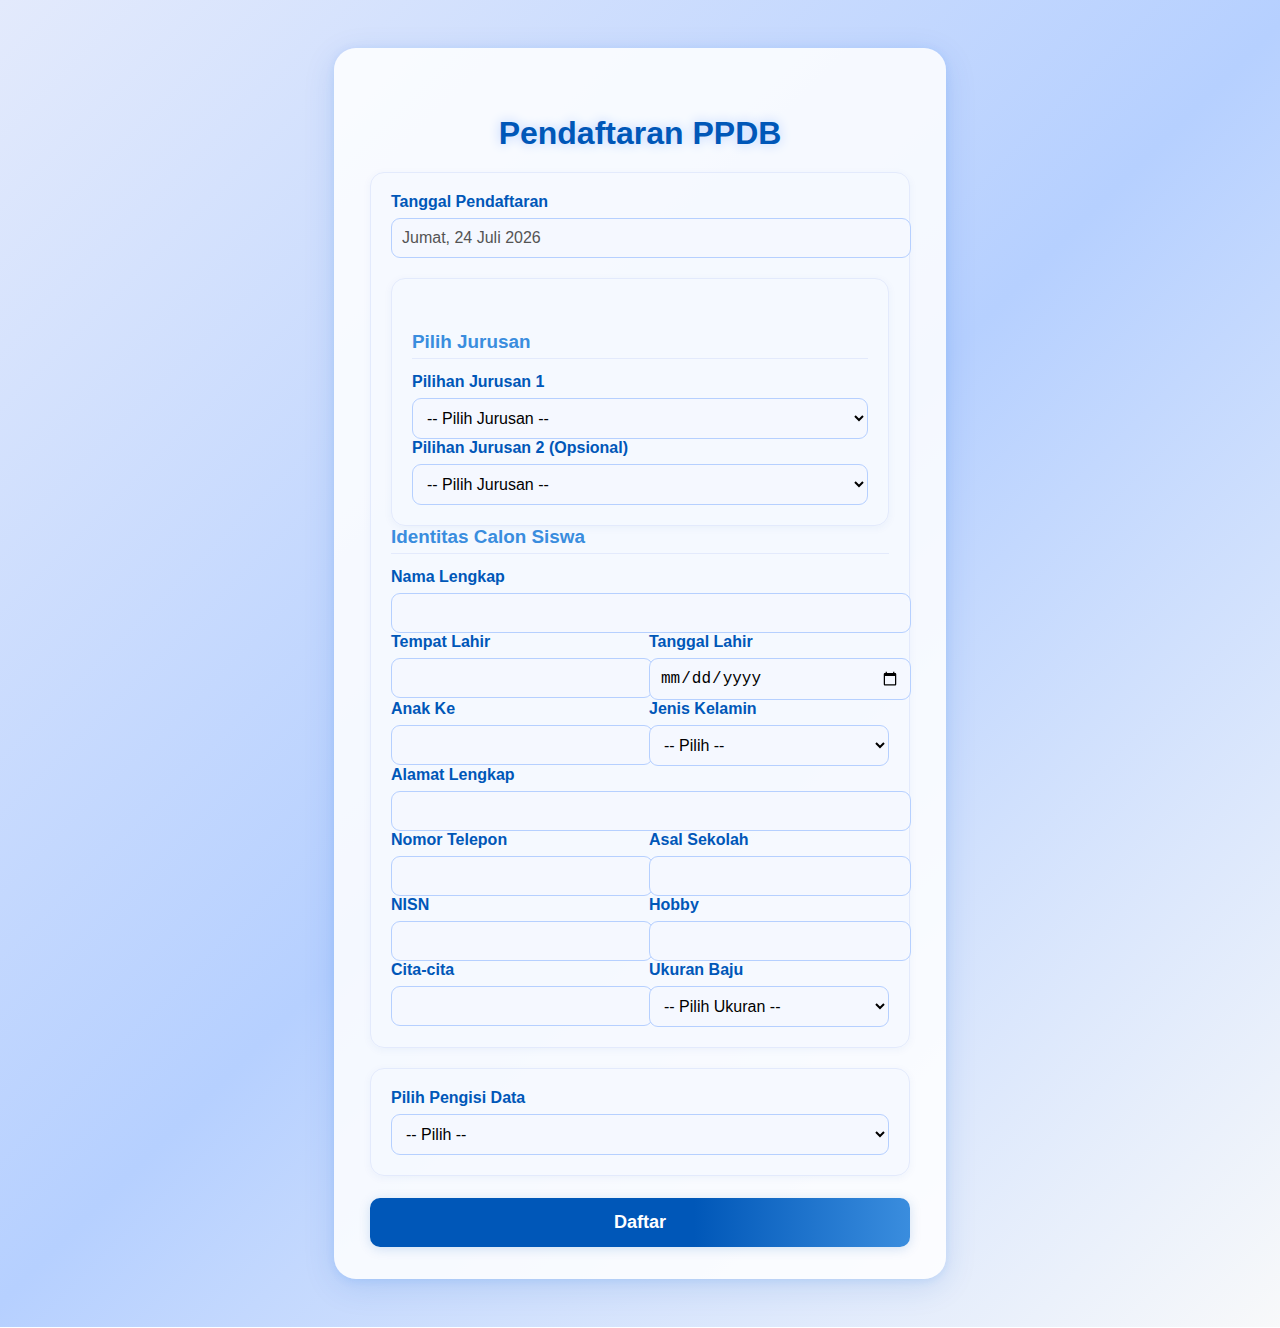
<file: Tugas PPDB/pemilihan.html>
<!DOCTYPE html>
<html lang="id">
  <head>
    <meta charset="UTF-8" />
    <meta name="viewport" content="width=device-width, initial-scale=1.0" />
    <title>Konfirmasi Pendaftaran</title>
    <link
      href="https://fonts.googleapis.com/css2?family=Montserrat:wght@400;600;700&display=swap"
      rel="stylesheet"
    />
    <link rel="stylesheet" href="css/pemilihan.css">
    <link rel="icon"  type="x-icon" href="img/Alfalah.png">
  </head>
  <body>
    <div class="container">
      <h2>Konfirmasi Data Pendaftaran</h2>

      <div class="summary-section">
        <div class="summary-title">Identitas Calon Siswa</div>
        <div id="siswa-summary"></div>
      </div>

      <div class="summary-section">
        <div class="summary-title">Identitas Orang Tua</div>
        <div id="ortu-summary"></div>
      </div>

      <div class="summary-section" id="wali-section" style="display: none">
        <div class="summary-title">Identitas Wali</div>
        <div id="wali-summary"></div>
      </div>

      <div class="action-buttons">
        <button id="editBtn" class="animated-btn edit-btn">Edit Data</button>
        <button id="confirmBtn" class="animated-btn confirm-btn">
          Konfirmasi & Selesai
        </button>
      </div>
    </div>

  <script src="js/pemilihan.js"></script>
  </body>
</html>
</file>
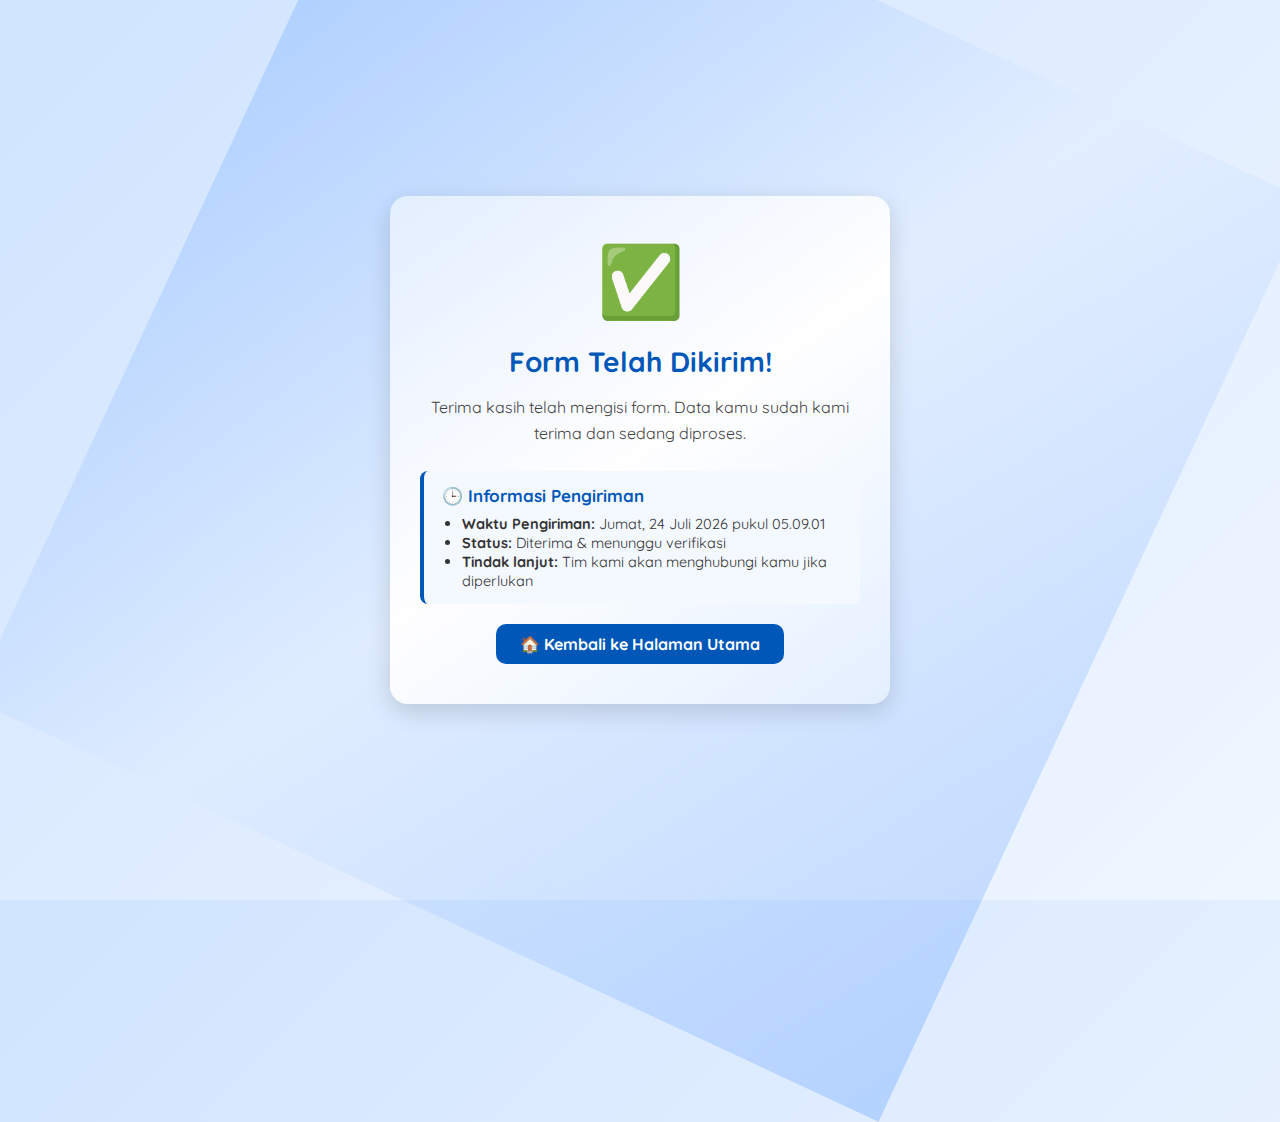
<file: Tugas PPDB/selesai.html>
<!DOCTYPE html>
<html lang="id">
<head>
  <meta charset="UTF-8" />
  <meta name="viewport" content="width=device-width, initial-scale=1.0" />
  <title>Form Telah Dikirim ✅</title>
  <link href="https://fonts.googleapis.com/css2?family=Quicksand:wght@500&display=swap" rel="stylesheet">
  <link rel="stylesheet" href="css/selesai.css">
  <link rel="icon"  type="x-icon" href="img/Alfalah.png">
</head>
<body>
  <div class="card">
    <div class="content">
      <div class="checkmark">✅</div>
      <h1>Form Telah Dikirim!</h1>
      <p>Terima kasih telah mengisi form. Data kamu sudah kami terima dan sedang diproses.</p>
      <!-- Waktu & Status -->
      <div class="info-box">
        <h3>🕒 Informasi Pengiriman</h3>
        <ul>
          <li><strong>Waktu Pengiriman:</strong> <span id="sendTime">–</span></li>
          <li><strong>Status:</strong> Diterima & menunggu verifikasi</li>
          <li><strong>Tindak lanjut:</strong> Tim kami akan menghubungi kamu jika diperlukan</li>
        </ul>
      </div>

      <a href="../brosur/index.html" class="btn-home">🏠 Kembali ke Halaman Utama</a>
    </div>
  </div>
<script src="js/selesai.js"></script>
</body>
</html>
</file>
<file: Tugas PPDB/css/daftar.css>
:root {
  --primary: #0057b8;
  --primary-2: #3a8dde;
  --accent: #b6d0ff;
  --card: #fff;
  --muted: #6b7280;
}
* {
  box-sizing: border-box;
}
html,
body {
  height: 100%;
}
body {
  margin: 0;
  font-family: Montserrat, Arial, sans-serif;
  background: linear-gradient(135deg, #e9f0ff 0%, #f8fafb 100%);
  color: var(--primary);
  -webkit-font-smoothing: antialiased;
  padding: 28px;
  display: flex;
  align-items: center;
  justify-content: center;
}

.bg-dekorasi {
  position: fixed;
  top: 0;
  left: 0;
  width: 100vw;
  height: 100vh;
  z-index: -1;
  pointer-events: none;
}
.bg-dekorasi span {
  position: absolute;
  border-radius: 50%;
  opacity: 0.12;
}
.bg-dekorasi .c1 {
  width: 200px;
  height: 200px;
  background: var(--primary);
  top: 40px;
  left: -60px;
}
.bg-dekorasi .c2 {
  width: 120px;
  height: 120px;
  background: var(--primary-2);
  bottom: 60px;
  right: -40px;
}
.bg-dekorasi .c3 {
  width: 90px;
  height: 90px;
  background: var(--accent);
  top: 60%;
  left: 10%;
}
.container {
  width: 100%;
  max-width: 920px;
  display: grid;
  grid-template-columns: 1fr 440px;
  gap: 28px;
  align-items: start;
}

.panel-info {
  background: transparent;
  padding: 28px 18px;
}
.sekolah-title {
  background: var(--primary);
  color: #fff;
  text-align: center;
  font-weight: 700;
  letter-spacing: 1px;
  padding: 12px 16px;
  border-radius: 12px;
  box-shadow: 0 6px 24px rgba(0, 87, 184, 0.08);
  margin-bottom: 18px;
}
header {
  display: flex;
  align-items: center;
  gap: 16px;
  background: linear-gradient(90deg, var(--primary) 60%, var(--primary-2) 100%);
  color: #fff;
  padding: 20px;
  border-radius: 12px;
  box-shadow: 0 8px 32px rgba(3, 12, 50, 0.08);
}
.logo {
  width: 60px;
  height: 60px;
  border-radius: 10px;
  background: #fff;
  object-fit: cover;
  box-shadow: 0 6px 18px rgba(0, 0, 0, 0.08);
}
h1 {
  margin: 0;
  font-size: 1.5rem;
  font-weight: 700;
  letter-spacing: 1px;
}

.lead {
  margin-top: 18px;
  max-width: 640px;
  background: #eaf3ff;
  color: var(--primary);
  padding: 18px;
  border-radius: 12px;
  box-shadow: 0 6px 20px rgba(58, 141, 222, 0.06);
  line-height: 1.45;
}

/* card daftar */
.card {
  background: var(--card);
  padding: 28px;
  border-radius: 18px;
  box-shadow: 0 12px 36px rgba(3, 12, 50, 0.08);
}
form {
  display: flex;
  flex-direction: column;
  gap: 14px;
}
label {
  font-size: 13px;
  color: var(--muted);
  font-weight: 600;
}
input {
  padding: 12px 14px;
  border-radius: 10px;
  border: 1px solid #e6eefc;
  font-size: 15px;
  outline: none;
  background: #fff;
  transition: box-shadow 0.15s, border-color 0.15s;
}
input:focus {
  box-shadow: 0 8px 24px rgba(58, 141, 222, 0.08);
  border-color: var(--primary-2);
}
.btn {
  background: linear-gradient(90deg, var(--primary), var(--primary-2));
  color: #fff;
  border: none;
  padding: 12px 16px;
  border-radius: 10px;
  font-weight: 700;
  cursor: pointer;
  box-shadow: 0 10px 30px rgba(3, 12, 50, 0.12);
}
.btn:active {
  transform: translateY(1px);
}

.muted-link {
  color: var(--muted);
  text-decoration: none;
}
.error {
  color: #b91c1c;
  font-size: 13px;
  display: none;
}

.footer-note {
  margin-top: 14px;
  font-size: 13px;
  color: var(--muted);
}

@media (max-width: 880px) {
  .container {
    grid-template-columns: 1fr;
    max-width: 560px;
  }
}
</file>
<file: Tugas PPDB/css/from.css>
body {
  font-family: "Montserrat", Arial, sans-serif;
  background: linear-gradient(135deg, #e3eafc 0%, #b6d0ff 50%, #f8f9fa 100%);
  margin: 0;
  padding: 0;
  min-height: 100vh;
}
.container {
  max-width: 540px;
  margin: 48px auto;
  background: rgba(255, 255, 255, 0.85);
  padding: 40px 36px 32px 36px;
  border-radius: 22px;
  box-shadow: 0 8px 32px rgba(0, 87, 184, 0.13),
    0 1.5px 8px 0 rgba(0, 119, 255, 0.1);
  animation: fadeInUp 1.2s;
}
@keyframes fadeInUp {
  from {
    opacity: 0;
    transform: translateY(40px);
  }
  to {
    opacity: 1;
    transform: translateY(0);
  }
}
h2 {
  text-align: center;
  color: #0057b8;
  margin-bottom: 20px;
  font-size: 2rem;
  font-weight: 700;
  text-shadow: 0 0 12px #b6d0ff;
}
.info-box {
  background: linear-gradient(90deg, #e3eafc 80%, #b6d0ff 100%);
  color: #0057b8;
  border-radius: 14px;
  padding: 20px 18px;
  margin-bottom: 32px;
  box-shadow: 0 2px 12px rgba(0, 87, 184, 0.09);
}
.form-section {
  background: rgba(245, 248, 255, 0.9);
  border: 1px solid #e3eafc;
  border-radius: 14px;
  padding: 20px;
  margin-top: 20px;
  box-shadow: 0 2px 8px rgba(0, 87, 184, 0.05);
}
label {
  display: block;
  font-weight: 600;
  margin-bottom: 7px;
  color: #0057b8;
}
input,
select {
  width: 100%;
  padding: 10px;
  border-radius: 9px;
  border: 1px solid #b6d0ff;
  font-size: 1rem;
  background: #f5f8ff;
}
.form-row {
  display: flex;
  gap: 18px;
}
.form-row > .form-group {
  flex: 1;
}
.btn {
  width: 100%;
  padding: 14px;
  background: linear-gradient(90deg, #0057b8 60%, #3a8dde 100%);
  color: #fff;
  border: none;
  border-radius: 10px;
  font-weight: bold;
  font-size: 1.13rem;
  cursor: pointer;
  margin-top: 22px;
  box-shadow: 0 2px 12px rgba(0, 87, 184, 0.17);
}
.btn:hover {
  background: linear-gradient(90deg, #3a8dde 0%, #0057b8 100%);
}
.section-title {
  margin-top: 32px;
  margin-bottom: 14px;
  font-size: 1.18rem;
  color: #3a8dde;
  font-weight: 700;
  border-bottom: 1px solid #e3eafc;
  padding-bottom: 5px;
}
.hidden {
  display: none;
}
.fade-in {
  animation: fadeInUp 0.5s;
}
</file>
<file: Tugas PPDB/css/pemilihan.css>
body {
  font-family: "Montserrat", Arial, sans-serif;
  background: linear-gradient(135deg, #e3eafc 0%, #b6d0ff 50%, #f8f9fa 100%);
  margin: 0;
  padding: 20px;
  display: flex;
  justify-content: center;
  align-items: center;
  min-height: 100vh;
}
.container {
  max-width: 600px;
  width: 100%;
  background: rgba(255, 255, 255, 0.9);
  padding: 40px;
  border-radius: 22px;
  box-shadow: 0 8px 32px rgba(0, 87, 184, 0.13);
  opacity: 0;
  animation: fadeInContainer 0.6s ease-out forwards;
}
@keyframes fadeInContainer {
  from {
    opacity: 0;
    transform: translateY(20px);
  }
  to {
    opacity: 1;
    transform: translateY(0);
  }
}
h2 {
  text-align: center;
  color: #0057b8;
  margin-bottom: 30px;
}
.summary-section {
  margin-bottom: 25px;
}
.summary-title {
  font-size: 1.2rem;
  color: #3a8dde;
  font-weight: 700;
  border-bottom: 1px solid #e3eafc;
  padding-bottom: 8px;
  margin-bottom: 15px;
}
.summary-item {
  display: flex;
  justify-content: space-between;
  padding: 8px 0;
  border-bottom: 1px solid #f0f4ff;
  opacity: 0;
  transform: translateX(-20px);
  animation: slideInItem 0.5s ease-out forwards;
}
@keyframes slideInItem {
  to {
    opacity: 1;
    transform: translateX(0);
  }
}
.summary-item label {
  font-weight: 600;
  color: #0057b8;
  flex-basis: 40%;
}
.summary-item span {
  color: #333;
  text-align: right;
  flex-basis: 60%;
}
.action-buttons {
  display: flex;
  gap: 15px;
  margin-top: 30px;
  opacity: 0;
  animation: fadeInButtons 0.5s ease-out forwards;
}
@keyframes fadeInButtons {
  from {
    opacity: 0;
    transform: translateY(10px);
  }
  to {
    opacity: 1;
    transform: translateY(0);
  }
}
.animated-btn {
  flex: 1;
  padding: 14px;
  border: none;
  border-radius: 12px;
  font-weight: bold;
  font-size: 1.1rem;
  cursor: pointer;
  position: relative;
  overflow: hidden;
  color: #fff;
  transition: all 0.3s;
  z-index: 1;
}
.animated-btn::before {
  content: "";
  position: absolute;
  top: -50%;
  left: -50%;
  width: 200%;
  height: 200%;
  background: radial-gradient(
    circle,
    rgba(255, 255, 255, 0.2) 0%,
    transparent 70%
  );
  transform: scale(0);
  transition: transform 0.5s ease-out;
  z-index: 0;
}
.animated-btn:hover::before {
  transform: scale(1);
}
.edit-btn {
  background: linear-gradient(135deg, #00c6ff, #0072ff);
}
.confirm-btn {
  background: linear-gradient(135deg, #00b09b, #96c93d);
}
.animated-btn:hover {
  transform: translateY(-2px);
  box-shadow: 0 5px 18px rgba(0, 0, 0, 0.2);
}
</file>
<file: Tugas PPDB/css/selesai.css>
* {
  font-family: "Quicksand", sans-serif;
  box-sizing: border-box;
}
body {
  margin: 0;
  padding: 0;
  background: linear-gradient(135deg, #d0e4ff, #f0f6ff);
  display: flex;
  align-items: center;
  justify-content: center;
  min-height: 100vh;
  overflow: hidden;
}

.card {
  background: rgba(255, 255, 255, 0.95);
  border-radius: 18px;
  padding: 40px 30px;
  text-align: center;
  box-shadow: 0 8px 25px rgba(0, 0, 0, 0.15);
  width: 90%;
  max-width: 500px;
  position: relative;
  animation: fadeIn 0.8s ease;
}

.card::before {
  content: "";
  position: absolute;
  top: -50%;
  left: -50%;
  width: 200%;
  height: 200%;
  background: linear-gradient(
    120deg,
    rgba(0, 102, 255, 0.2),
    rgba(0, 102, 255, 0),
    rgba(0, 102, 255, 0.2)
  );
  transform: rotate(25deg);
  animation: shine 5s linear infinite;
  z-index: 0;
}

.content {
  position: relative;
  z-index: 2;
}

.checkmark {
  font-size: 70px;
  color: #2ecc71;
  margin-bottom: 20px;
  animation: pop 0.6s ease;
}

h1 {
  color: #0057b8;
  margin-bottom: 10px;
  font-size: 28px;
}

p {
  color: #444;
  margin-bottom: 25px;
  line-height: 1.6;
  font-size: 16px;
}

.info-box {
  background: #f4f8ff;
  border-left: 4px solid #0057b8;
  padding: 14px 18px;
  border-radius: 8px;
  margin-bottom: 20px;
  text-align: left;
  animation: slideUp 0.7s ease;
}

.info-box h3 {
  color: #0057b8;
  margin: 0 0 8px;
  font-size: 17px;
}

.info-box ul {
  margin: 0;
  padding-left: 20px;
  color: #333;
  font-size: 14.5px;
}

.btn-home {
  display: inline-block;
  background: #0057b8;
  color: white;
  padding: 10px 24px;
  border-radius: 10px;
  text-decoration: none;
  font-weight: bold;
  transition: 0.3s;
}

.btn-home:hover {
  background: #00408b;
  transform: scale(1.05);
  box-shadow: 0 0 12px rgba(0, 87, 184, 0.4);
}

@keyframes fadeIn {
  from {
    opacity: 0;
    transform: translateY(40px);
  }
  to {
    opacity: 1;
    transform: translateY(0);
  }
}

@keyframes pop {
  0% {
    transform: scale(0.4);
    opacity: 0;
  }
  100% {
    transform: scale(1);
    opacity: 1;
  }
}

@keyframes shine {
  0% {
    transform: translateX(-100%) rotate(25deg);
  }
  100% {
    transform: translateX(100%) rotate(25deg);
  }
}

@keyframes slideUp {
  from {
    opacity: 0;
    transform: translateY(20px);
  }
  to {
    opacity: 1;
    transform: translateY(0);
  }
}
</file>
<file: brosur/css/progam_kerja.css>
/* Reset & Global Styles */
* {
  margin: 0;
  padding: 0;
  box-sizing: border-box;
  transition: all 0.3s ease;
}

body {
  font-family: "Segoe UI", Tahoma, Geneva, Verdana, sans-serif;
  background: linear-gradient(135deg, #e3f2fd 0%, #bbdefb 50%, #90caf9 100%);
  color: #333;
  position: relative;
  overflow-x: hidden;
}

/* Pola halus di background */
body::before {
  content: "";
  position: absolute;
  top: 0;
  left: 0;
  width: 100%;
  height: 100%;
  background: radial-gradient(
      circle at 20% 30%,
      rgba(255, 255, 255, 0.1) 0%,
      transparent 20%
    ),
    radial-gradient(
      circle at 80% 70%,
      rgba(255, 255, 255, 0.1) 0%,
      transparent 20%
    );
  pointer-events: none;
  z-index: -1;
}

/* Header Navigation */
header {
  background-color: rgba(255, 255, 255, 0.95);
  box-shadow: 0 4px 15px rgba(0, 0, 0, 0.1);
  padding: 15px 20px;
  display: flex;
  justify-content: space-between;
  align-items: center;
  position: sticky;
  top: 0;
  z-index: 1000;
  backdrop-filter: blur(10px);
}

.logo {
  font-size: 26px;
  font-weight: bold;
  color: #1976d2;
  text-shadow: 1px 1px 2px rgba(0, 0, 0, 0.1);
}

nav ul {
  display: flex;
  list-style: none;
}

nav li {
  margin-left: 20px;
  position: relative;
}

nav a {
  text-decoration: none;
  color: #333;
  font-weight: 500;
  padding: 10px 15px;
  border-radius: 6px;
  transition: all 0.3s;
}

nav a:hover,
nav a:focus {
  background-color: #bbdefb;
  color: #1976d2;
  transform: translateY(-2px);
  box-shadow: 0 4px 8px rgba(0, 0, 0, 0.1);
}

.dropdown-content {
  display: none;
  position: absolute;
  background-color: rgba(255, 255, 255, 0.95);
  min-width: 180px;
  box-shadow: 0 8px 20px rgba(0, 0, 0, 0.15);
  z-index: 100;
  border-radius: 8px;
  backdrop-filter: blur(5px);
}

nav li:hover .dropdown-content {
  display: block;
  animation: fadeInDown 0.3s ease-out;
}

.dropdown-content a {
  color: #333;
  padding: 12px 20px;
  display: block;
  text-align: left;
  border-bottom: 1px solid #e0e0e0;
}

.dropdown-content a:last-child {
  border-bottom: none;
}

.dropdown-content a:hover {
  background-color: #bbdefb;
  color: #1976d2;
}

.login-btn {
  background-color: #1976d2;
  color: white;
  padding: 10px 20px;
  border-radius: 6px;
  text-decoration: none;
  font-weight: bold;
  transition: all 0.3s;
  box-shadow: 0 4px 8px rgba(25, 118, 210, 0.3);
}

.login-btn:hover {
  background-color: #1565c0;
  transform: scale(1.05);
  box-shadow: 0 6px 12px rgba(25, 118, 210, 0.4);
}

/* Main Content */
.container {
  max-width: 1200px;
  margin: 30px auto;
  padding: 20px;
  background-color: rgba(255, 255, 255, 0.9);
  border-radius: 12px;
  box-shadow: 0 10px 30px rgba(0, 0, 0, 0.08);
  backdrop-filter: blur(10px);
}

.section {
  margin: 40px 0;
  opacity: 0;
  transform: translateY(30px);
  transition: opacity 0.6s ease, transform 0.6s ease;
}

.section.visible {
  opacity: 1;
  transform: translateY(0);
}

h1,
h2 {
  color: #1976d2;
  text-shadow: 1px 1px 2px rgba(0, 0, 0, 0.05);
}

h1 {
  font-size: 32px;
  margin-bottom: 20px;
  text-transform: uppercase;
  letter-spacing: 1px;
}

h2 {
  font-size: 24px;
  margin: 25px 0 15px;
  border-bottom: 3px solid #bbdefb;
  padding-bottom: 8px;
  position: relative;
}

h2::after {
  content: "";
  position: absolute;
  bottom: -3px;
  left: 0;
  width: 50px;
  height: 3px;
  background-color: #1976d2;
}

p {
  line-height: 1.6;
  margin-bottom: 15px;
  color: #555;
}

/* Program Kerja */
.program-grid {
  display: grid;
  grid-template-columns: repeat(auto-fit, minmax(300px, 1fr));
  gap: 25px;
  margin-top: 20px;
}

.program-item {
  background: linear-gradient(145deg, #ffffff, #f0f8ff);
  padding: 25px;
  border-radius: 12px;
  box-shadow: 0 6px 15px rgba(0, 0, 0, 0.05);
  transition: transform 0.3s, box-shadow 0.3s;
  cursor: pointer;
}

.program-item:hover {
  transform: translateY(-5px);
  box-shadow: 0 10px 25px rgba(0, 0, 0, 0.1);
  border-left: 4px solid #1976d2;
}

.program-item h3 {
  color: #1976d2;
  margin-bottom: 10px;
}

.program-item p {
  color: #666;
}

/* Media Sosial */
.media-sosial-container {
  display: flex;
  justify-content: center;
  gap: 30px;
  margin-top: 20px;
}

.sosmed-icon {
  width: 64px;
  height: auto;
  border-radius: 12px;
  box-shadow: 0 4px 10px rgba(0, 0, 0, 0.1);
  transition: transform 0.3s, box-shadow 0.3s;
}

.sosmed-icon:hover {
  transform: scale(1.1);
  box-shadow: 0 6px 15px rgba(0, 0, 0, 0.2);
}

/* Scroll to Top Button */
.scroll-top {
  position: fixed;
  bottom: 20px;
  right: 20px;
  background-color: #1976d2;
  color: white;
  width: 50px;
  height: 50px;
  border-radius: 50%;
  display: flex;
  align-items: center;
  justify-content: center;
  font-size: 24px;
  cursor: pointer;
  box-shadow: 0 4px 12px rgba(0, 0, 0, 0.2);
  transition: all 0.3s;
  opacity: 0;
  visibility: hidden;
  z-index: 1000;
}

.scroll-top.show {
  opacity: 1;
  visibility: visible;
}

.scroll-top:hover {
  background-color: #1565c0;
  transform: scale(1.1);
  box-shadow: 0 6px 16px rgba(0, 0, 0, 0.3);
}

/* Animations */
@keyframes fadeInDown {
  from {
    opacity: 0;
    transform: translateY(-20px);
  }

  to {
    opacity: 1;
    transform: translateY(0);
  }
}

/* Responsive */
@media (max-width: 768px) {
  nav ul {
    flex-wrap: wrap;
  }

  h1 {
    font-size: 28px;
  }

  h2 {
    font-size: 22px;
  }
}
/* Hamburger Menu Toggle */
.menu-toggle {
  display: none;
  flex-direction: column;
  cursor: pointer;
  width: 30px;
  height: 21px;
  justify-content: space-between;
}

.menu-toggle span {
  display: block;
  height: 3px;
  width: 100%;
  background-color: #1976d2;
  border-radius: 3px;
  transition: all 0.3s ease;
}

/* Responsive untuk mobile */
@media (max-width: 768px) {
  .menu-toggle {
    display: flex;
  }

  nav {
    position: fixed;
    top: 70px;
    left: 0;
    background-color: rgba(255, 255, 255, 0.98);
    width: 100%;
    height: calc(100vh - 70px);
    overflow-y: auto;
    padding: 20px;
    box-shadow: 0 4px 10px rgba(0, 0, 0, 0.1);
    z-index: 999;
    transform: translateX(-100%);
    transition: transform 0.4s ease;
  }

  nav.active {
    transform: translateX(0);
  }

  nav ul {
    flex-direction: column;
    gap: 15px;
  }

  nav li {
    margin: 0;
    position: relative;
  }

  /* Dropdown tetap muncul di mobile */
  .dropdown-content {
    position: static;
    box-shadow: none;
    background-color: #f0f8ff;
    margin-top: 10px;
    padding-left: 20px;
    border-radius: 8px;
    display: none;
  }

  .dropdown.active .dropdown-content {
    display: block;
  }

  /* Animasi hamburger saat aktif */
  .menu-toggle.active span:nth-child(1) {
    transform: rotate(45deg) translate(6px, 6px);
  }

  .menu-toggle.active span:nth-child(2) {
    opacity: 0;
  }

  .menu-toggle.active span:nth-child(3) {
    transform: rotate(-45deg) translate(6px, -6px);
  }
}
</file>
<file: brosur/css/sejarah.css>
/* Reset & Global Styles */
* {
  margin: 0;
  padding: 0;
  box-sizing: border-box;
  transition: all 0.3s ease;
}

body {
  font-family: "Segoe UI", Tahoma, Geneva, Verdana, sans-serif;
  background: linear-gradient(135deg, #e3f2fd 0%, #bbdefb 50%, #90caf9 100%);
  color: #333;
  position: relative;
  overflow-x: hidden;
}

/* Pola halus di background */
body::before {
  content: "";
  position: absolute;
  top: 0;
  left: 0;
  width: 100%;
  height: 100%;
  background: radial-gradient(
      circle at 20% 30%,
      rgba(255, 255, 255, 0.1) 0%,
      transparent 20%
    ),
    radial-gradient(
      circle at 80% 70%,
      rgba(255, 255, 255, 0.1) 0%,
      transparent 20%
    );
  pointer-events: none;
  z-index: -1;
}

/* Header Navigation */
header {
  background-color: rgba(255, 255, 255, 0.95);
  box-shadow: 0 4px 15px rgba(0, 0, 0, 0.1);
  padding: 15px 20px;
  display: flex;
  justify-content: space-between;
  align-items: center;
  position: sticky;
  top: 0;
  z-index: 1000;
  backdrop-filter: blur(10px);
}

.logo {
  font-size: 26px;
  font-weight: bold;
  color: #1976d2;
  text-shadow: 1px 1px 2px rgba(0, 0, 0, 0.1);
}

nav ul {
  display: flex;
  list-style: none;
}

nav li {
  margin-left: 20px;
  position: relative;
}

nav a {
  text-decoration: none;
  color: #333;
  font-weight: 500;
  padding: 10px 15px;
  border-radius: 6px;
  transition: all 0.3s;
}

nav a:hover,
nav a:focus {
  background-color: #bbdefb;
  color: #1976d2;
  transform: translateY(-2px);
  box-shadow: 0 4px 8px rgba(0, 0, 0, 0.1);
}

.dropdown-content {
  display: none;
  position: absolute;
  background-color: rgba(255, 255, 255, 0.95);
  min-width: 180px;
  box-shadow: 0 8px 20px rgba(0, 0, 0, 0.15);
  z-index: 100;
  border-radius: 8px;
  backdrop-filter: blur(5px);
}

nav li:hover .dropdown-content {
  display: block;
  animation: fadeInDown 0.3s ease-out;
}

.dropdown-content a {
  color: #333;
  padding: 12px 20px;
  display: block;
  text-align: left;
  border-bottom: 1px solid #e0e0e0;
}

.dropdown-content a:last-child {
  border-bottom: none;
}

.dropdown-content a:hover {
  background-color: #bbdefb;
  color: #1976d2;
}

.login-btn {
  background-color: #1976d2;
  color: white;
  padding: 10px 20px;
  border-radius: 6px;
  text-decoration: none;
  font-weight: bold;
  transition: all 0.3s;
  box-shadow: 0 4px 8px rgba(25, 118, 210, 0.3);
}

.login-btn:hover {
  background-color: #1565c0;
  transform: scale(1.05);
  box-shadow: 0 6px 12px rgba(25, 118, 210, 0.4);
}

/* Main Content */
.container {
  max-width: 1200px;
  margin: 30px auto;
  padding: 20px;
  background-color: rgba(255, 255, 255, 0.9);
  border-radius: 12px;
  box-shadow: 0 10px 30px rgba(0, 0, 0, 0.08);
  backdrop-filter: blur(10px);
}

.section {
  margin: 40px 0;
  opacity: 0;
  transform: translateY(30px);
  transition: opacity 0.6s ease, transform 0.6s ease;
}

.section.visible {
  opacity: 1;
  transform: translateY(0);
}

h1,
h2 {
  color: #1976d2;
  text-shadow: 1px 1px 2px rgba(0, 0, 0, 0.05);
}

h1 {
  font-size: 32px;
  margin-bottom: 20px;
  text-transform: uppercase;
  letter-spacing: 1px;
}

h2 {
  font-size: 24px;
  margin: 25px 0 15px;
  border-bottom: 3px solid #bbdefb;
  padding-bottom: 8px;
  position: relative;
}

h2::after {
  content: "";
  position: absolute;
  bottom: -3px;
  left: 0;
  width: 50px;
  height: 3px;
  background-color: #1976d2;
}

p {
  line-height: 1.6;
  margin-bottom: 15px;
  color: #555;
}

/* Sejarah Singkat */
.sejarah-content {
  display: flex;
  gap: 30px;
  align-items: flex-start;
}

.sejarah-text {
  flex: 1;
  padding: 20px;
}

.sejarah-img-container {
  flex: 0 0 350px;
  background: linear-gradient(145deg, #ffffff, #f0f8ff);
  padding: 0px;
  border-radius: 50px;
  box-shadow: 0 6px 15px rgba(0, 0, 0, 0.05);
  text-align: center;
  transition: transform 0.3s;
  margin-top: 25px;
}

.sejarah-img-container:hover {
  transform: scale(1.02);
}

.sejarah-img {
  width: 100%;
  height: auto;
  border-radius: 10px;
  box-shadow: 0 4px 12px rgba(0, 0, 0, 0.1);
  border: 3px solid #bbdefb;
}

/* Timeline Milestone */
.timeline {
  position: relative;
  max-width: 800px;
  margin: 40px auto;
}

.timeline::after {
  content: "";
  position: absolute;
  width: 6px;
  background-color: #1976d2;
  top: 0;
  bottom: 0;
  left: 50%;
  margin-left: -3px;
}

.timeline-item {
  padding: 10px 40px;
  position: relative;
  width: 50%;
  opacity: 0;
  transform: translateY(30px);
  transition: opacity 0.6s ease, transform 0.6s ease;
}

.timeline-item.visible {
  opacity: 1;
  transform: translateY(0);
}

.timeline-item:nth-child(odd) {
  left: 0;
}

.timeline-item:nth-child(even) {
  left: 50%;
}

.timeline-content {
  padding: 20px;
  background-color: white;
  border-radius: 8px;
  box-shadow: 0 4px 10px rgba(0, 0, 0, 0.1);
  position: relative;
}

.timeline-content h3 {
  color: #1976d2;
}

.timeline-item::after {
  content: "";
  position: absolute;
  width: 20px;
  height: 20px;
  background-color: white;
  border: 4px solid #1976d2;
  top: 15px;
  border-radius: 50%;
  z-index: 1;
}

.timeline-item:nth-child(odd)::after {
  right: -10px;
}

.timeline-item:nth-child(even)::after {
  left: -10px;
}
/* Scroll to Top Button */
.scroll-top {
  position: fixed;
  bottom: 20px;
  right: 20px;
  background-color: #1976d2;
  color: white;
  width: 50px;
  height: 50px;
  border-radius: 50%;
  display: flex;
  align-items: center;
  justify-content: center;
  font-size: 24px;
  cursor: pointer;
  box-shadow: 0 4px 12px rgba(0, 0, 0, 0.2);
  transition: all 0.3s;
  opacity: 0;
  visibility: hidden;
  z-index: 1000;
}

.scroll-top.show {
  opacity: 1;
  visibility: visible;
}

.scroll-top:hover {
  background-color: #1565c0;
  transform: scale(1.1);
  box-shadow: 0 6px 16px rgba(0, 0, 0, 0.3);
}

/* Animations */
@keyframes fadeInDown {
  from {
    opacity: 0;
    transform: translateY(-20px);
  }

  to {
    opacity: 1;
    transform: translateY(0);
  }
}

/* Responsive */
@media (max-width: 768px) {
  .sejarah-content {
    flex-direction: column;
  }

  .sejarah-img-container {
    flex: none;
    width: 100%;
  }

  .timeline::after {
    left: 31px;
  }

  .timeline-item {
    width: 100%;
    padding-left: 70px;
    padding-right: 25px;
    left: 0 !important;
  }

  .timeline-item::after {
    left: 15px !important;
  }

  .timeline-item:nth-child(even)::after {
    left: 15px;
  }

  nav ul {
    flex-wrap: wrap;
  }

  h1 {
    font-size: 28px;
  }

  h2 {
    font-size: 22px;
  }
}
@media (max-width: 480px) {
  header {
    flex-direction: column;
    align-items: flex-start;
  }

  .logo {
    margin-bottom: 10px;
  }

  nav li {
    margin-left: 10px;
  }

  .login-btn {
    padding: 8px 16px;
    font-size: 14px;
  }
}
/* Hamburger Menu Toggle */
.menu-toggle {
    display: none;
    flex-direction: column;
    cursor: pointer;
    width: 30px;
    height: 21px;
    justify-content: space-between;
}

.menu-toggle span {
    display: block;
    height: 3px;
    width: 100%;
    background-color: #1976d2;
    border-radius: 3px;
    transition: all 0.3s ease;
}

/* Responsive untuk mobile */
@media (max-width: 768px) {
    .menu-toggle {
        display: flex;
    }

    nav {
        position: fixed;
        top: 70px;
        left: 0;
        background-color: rgba(255, 255, 255, 0.98);
        width: 100%;
        height: calc(100vh - 70px);
        overflow-y: auto;
        padding: 20px;
        box-shadow: 0 4px 10px rgba(0, 0, 0, 0.1);
        z-index: 999;
        transform: translateX(-100%);
        transition: transform 0.4s ease;
    }

    nav.active {
        transform: translateX(0);
    }

    nav ul {
        flex-direction: column;
        gap: 15px;
    }

    nav li {
        margin: 0;
        position: relative;
    }

    /* Dropdown tetap muncul di mobile */
    .dropdown-content {
        position: static;
        box-shadow: none;
        background-color: #f0f8ff;
        margin-top: 10px;
        padding-left: 20px;
        border-radius: 8px;
        display: none;
    }

    .dropdown.active .dropdown-content {
        display: block;
    }

    /* Animasi hamburger saat aktif */
    .menu-toggle.active span:nth-child(1) {
        transform: rotate(45deg) translate(6px, 6px);
    }

    .menu-toggle.active span:nth-child(2) {
        opacity: 0;
    }

    .menu-toggle.active span:nth-child(3) {
        transform: rotate(-45deg) translate(6px, -6px);
    }
}
</file>
<file: brosur/css/visi.css>
/* Reset & Global Styles */
* {
  margin: 0;
  padding: 0;
  box-sizing: border-box;
  transition: all 0.3s ease;
}

body {
  font-family: "Segoe UI", Tahoma, Geneva, Verdana, sans-serif;
  background: linear-gradient(135deg, #e3f2fd 0%, #bbdefb 50%, #90caf9 100%);
  color: #333;
  position: relative;
  overflow-x: hidden;
}

/* Pola halus di background */
body::before {
  content: "";
  position: absolute;
  top: 0;
  left: 0;
  width: 100%;
  height: 100%;
  background: radial-gradient(
      circle at 20% 30%,
      rgba(255, 255, 255, 0.1) 0%,
      transparent 20%
    ),
    radial-gradient(
      circle at 80% 70%,
      rgba(255, 255, 255, 0.1) 0%,
      transparent 20%
    );
  pointer-events: none;
  z-index: -1;
}

/* Header Navigation */
header {
  background-color: rgba(255, 255, 255, 0.95);
  box-shadow: 0 4px 15px rgba(0, 0, 0, 0.1);
  padding: 15px 20px;
  display: flex;
  justify-content: space-between;
  align-items: center;
  position: sticky;
  top: 0;
  z-index: 1000;
  backdrop-filter: blur(10px);
}

.logo {
  font-size: 26px;
  font-weight: bold;
  color: #1976d2;
  text-shadow: 1px 1px 2px rgba(0, 0, 0, 0.1);
}

nav ul {
  display: flex;
  list-style: none;
}

nav li {
  margin-left: 20px;
  position: relative;
}

nav a {
  text-decoration: none;
  color: #333;
  font-weight: 500;
  padding: 10px 15px;
  border-radius: 6px;
  transition: all 0.3s;
}

nav a:hover,
nav a:focus {
  background-color: #bbdefb;
  color: #1976d2;
  transform: translateY(-2px);
  box-shadow: 0 4px 8px rgba(0, 0, 0, 0.1);
}

.dropdown-content {
  display: none;
  position: absolute;
  background-color: rgba(255, 255, 255, 0.95);
  min-width: 180px;
  box-shadow: 0 8px 20px rgba(0, 0, 0, 0.15);
  z-index: 100;
  border-radius: 8px;
  backdrop-filter: blur(5px);
}

nav li:hover .dropdown-content {
  display: block;
  animation: fadeInDown 0.3s ease-out;
}

.dropdown-content a {
  color: #333;
  padding: 12px 20px;
  display: block;
  text-align: left;
  border-bottom: 1px solid #e0e0e0;
}

.dropdown-content a:last-child {
  border-bottom: none;
}

.dropdown-content a:hover {
  background-color: #bbdefb;
  color: #1976d2;
}

.login-btn {
  background-color: #1976d2;
  color: white;
  padding: 10px 20px;
  border-radius: 6px;
  text-decoration: none;
  font-weight: bold;
  transition: all 0.3s;
  box-shadow: 0 4px 8px rgba(25, 118, 210, 0.3);
}

.login-btn:hover {
  background-color: #1565c0;
  transform: scale(1.05);
  box-shadow: 0 6px 12px rgba(25, 118, 210, 0.4);
}

/* Main Content */
.container {
  max-width: 1200px;
  margin: 30px auto;
  padding: 20px;
  background-color: rgba(255, 255, 255, 0.9);
  border-radius: 12px;
  box-shadow: 0 10px 30px rgba(0, 0, 0, 0.08);
  backdrop-filter: blur(10px);
}

.section {
  margin: 40px 0;
  opacity: 0;
  transform: translateY(30px);
  transition: opacity 0.6s ease, transform 0.6s ease;
}

.section.visible {
  opacity: 1;
  transform: translateY(0);
}

h1,
h2 {
  color: #1976d2;
  text-shadow: 1px 1px 2px rgba(0, 0, 0, 0.05);
}

h1 {
  font-size: 32px;
  margin-bottom: 20px;
  text-transform: uppercase;
  letter-spacing: 1px;
}

h2 {
  font-size: 24px;
  margin: 25px 0 15px;
  border-bottom: 3px solid #bbdefb;
  padding-bottom: 8px;
  position: relative;
}

h2::after {
  content: "";
  position: absolute;
  bottom: -3px;
  left: 0;
  width: 50px;
  height: 3px;
  background-color: #1976d2;
}

p {
  line-height: 1.6;
  margin-bottom: 15px;
  color: #555;
}

/* Visi */
.visi-box {
  background: linear-gradient(145deg, #e3f2fd, #bbdefb);
  padding: 30px;
  border-radius: 12px;
  box-shadow: 0 6px 15px rgba(0, 0, 0, 0.05);
  text-align: center;
  margin-bottom: 30px;
  border-left: 5px solid #1976d2;
}

.visi-box h2 {
  margin-top: 0;
}

/* Misi */
.misi-list {
  list-style-type: none;
  padding: 0;
}

.misi-list li {
  background: linear-gradient(145deg, #ffffff, #f0f8ff);
  margin-bottom: 15px;
  padding: 20px;
  border-radius: 8px;
  box-shadow: 0 4px 10px rgba(0, 0, 0, 0.05);
  transition: transform 0.3s, box-shadow 0.3s;
  position: relative;
  padding-left: 50px;
}

.misi-list li:hover {
  transform: translateX(10px);
  box-shadow: 0 6px 15px rgba(0, 0, 0, 0.1);
}

.misi-list li::before {
  content: "✓";
  position: absolute;
  left: 20px;
  top: 50%;
  transform: translateY(-50%);
  background-color: #1976d2;
  color: white;
  width: 25px;
  height: 25px;
  border-radius: 50%;
  display: flex;
  align-items: center;
  justify-content: center;
  font-weight: bold;
}

/* Media Sosial */
.media-sosial-container {
  display: flex;
  justify-content: center;
  gap: 30px;
  margin-top: 20px;
}

.sosmed-icon {
  width: 64px;
  height: auto;
  border-radius: 12px;
  box-shadow: 0 4px 10px rgba(0, 0, 0, 0.1);
  transition: transform 0.3s, box-shadow 0.3s;
}

.sosmed-icon:hover {
  transform: scale(1.1);
  box-shadow: 0 6px 15px rgba(0, 0, 0, 0.2);
}

/* Scroll to Top Button */
.scroll-top {
  position: fixed;
  bottom: 20px;
  right: 20px;
  background-color: #1976d2;
  color: white;
  width: 50px;
  height: 50px;
  border-radius: 50%;
  display: flex;
  align-items: center;
  justify-content: center;
  font-size: 24px;
  cursor: pointer;
  box-shadow: 0 4px 12px rgba(0, 0, 0, 0.2);
  transition: all 0.3s;
  opacity: 0;
  visibility: hidden;
  z-index: 1000;
}

.scroll-top.show {
  opacity: 1;
  visibility: visible;
}

.scroll-top:hover {
  background-color: #1565c0;
  transform: scale(1.1);
  box-shadow: 0 6px 16px rgba(0, 0, 0, 0.3);
}

/* Animations */
@keyframes fadeInDown {
  from {
    opacity: 0;
    transform: translateY(-20px);
  }

  to {
    opacity: 1;
    transform: translateY(0);
  }
}

/* Responsive */
@media (max-width: 768px) {
  nav ul {
    flex-wrap: wrap;
  }

  h1 {
    font-size: 28px;
  }

  h2 {
    font-size: 22px;
  }

  .misi-list li {
    padding-left: 60px;
  }
}
/* Hamburger Menu Toggle */
.menu-toggle {
  display: none;
  flex-direction: column;
  cursor: pointer;
  width: 30px;
  height: 21px;
  justify-content: space-between;
}

.menu-toggle span {
  display: block;
  height: 3px;
  width: 100%;
  background-color: #1976d2;
  border-radius: 3px;
  transition: all 0.3s ease;
}

/* Responsive untuk mobile */
@media (max-width: 768px) {
  .menu-toggle {
    display: flex;
  }

  nav {
    position: fixed;
    top: 70px;
    left: 0;
    background-color: rgba(255, 255, 255, 0.98);
    width: 100%;
    height: calc(100vh - 70px);
    overflow-y: auto;
    padding: 20px;
    box-shadow: 0 4px 10px rgba(0, 0, 0, 0.1);
    z-index: 999;
    transform: translateX(-100%);
    transition: transform 0.4s ease;
  }

  nav.active {
    transform: translateX(0);
  }

  nav ul {
    flex-direction: column;
    gap: 15px;
  }

  nav li {
    margin: 0;
    position: relative;
  }

  /* Dropdown tetap muncul di mobile */
  .dropdown-content {
    position: static;
    box-shadow: none;
    background-color: #f0f8ff;
    margin-top: 10px;
    padding-left: 20px;
    border-radius: 8px;
    display: none;
  }

  .dropdown.active .dropdown-content {
    display: block;
  }

  /* Animasi hamburger saat aktif */
  .menu-toggle.active span:nth-child(1) {
    transform: rotate(45deg) translate(6px, 6px);
  }

  .menu-toggle.active span:nth-child(2) {
    opacity: 0;
  }

  .menu-toggle.active span:nth-child(3) {
    transform: rotate(-45deg) translate(6px, -6px);
  }
}
</file>
